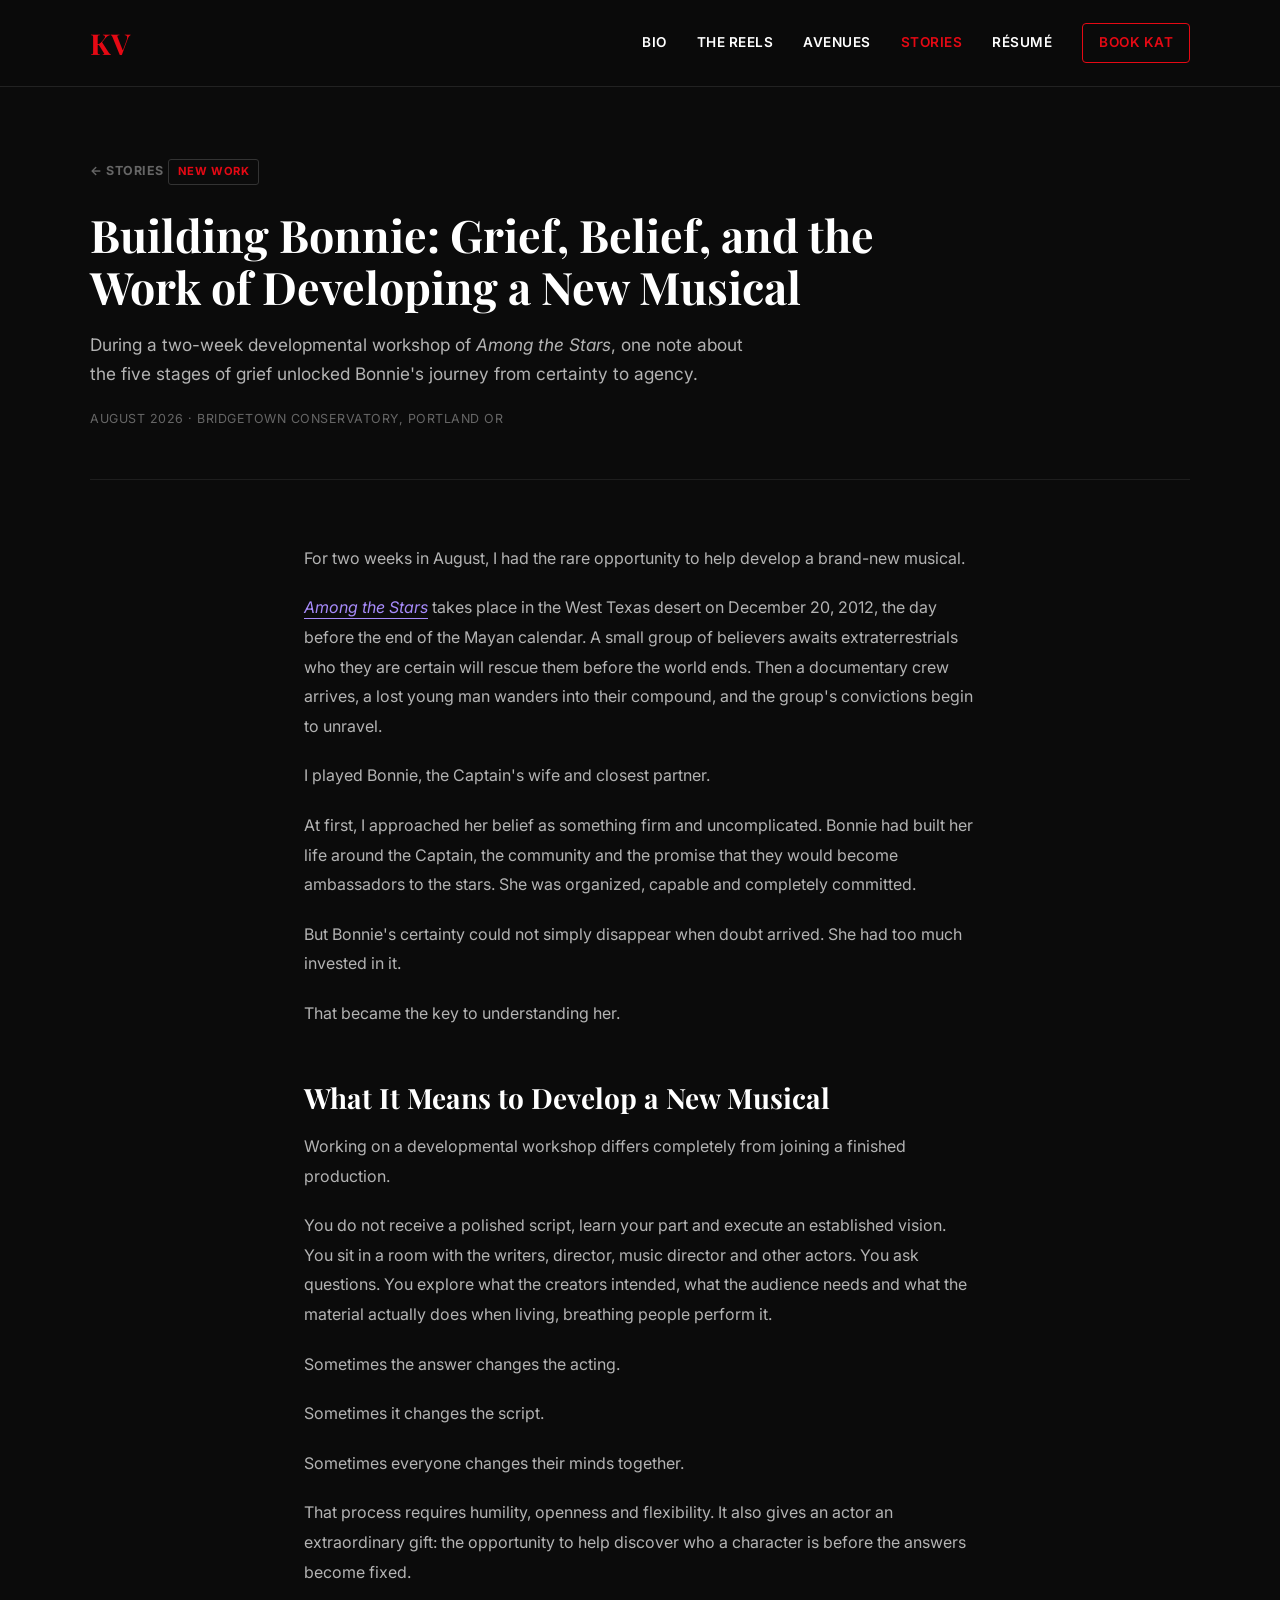
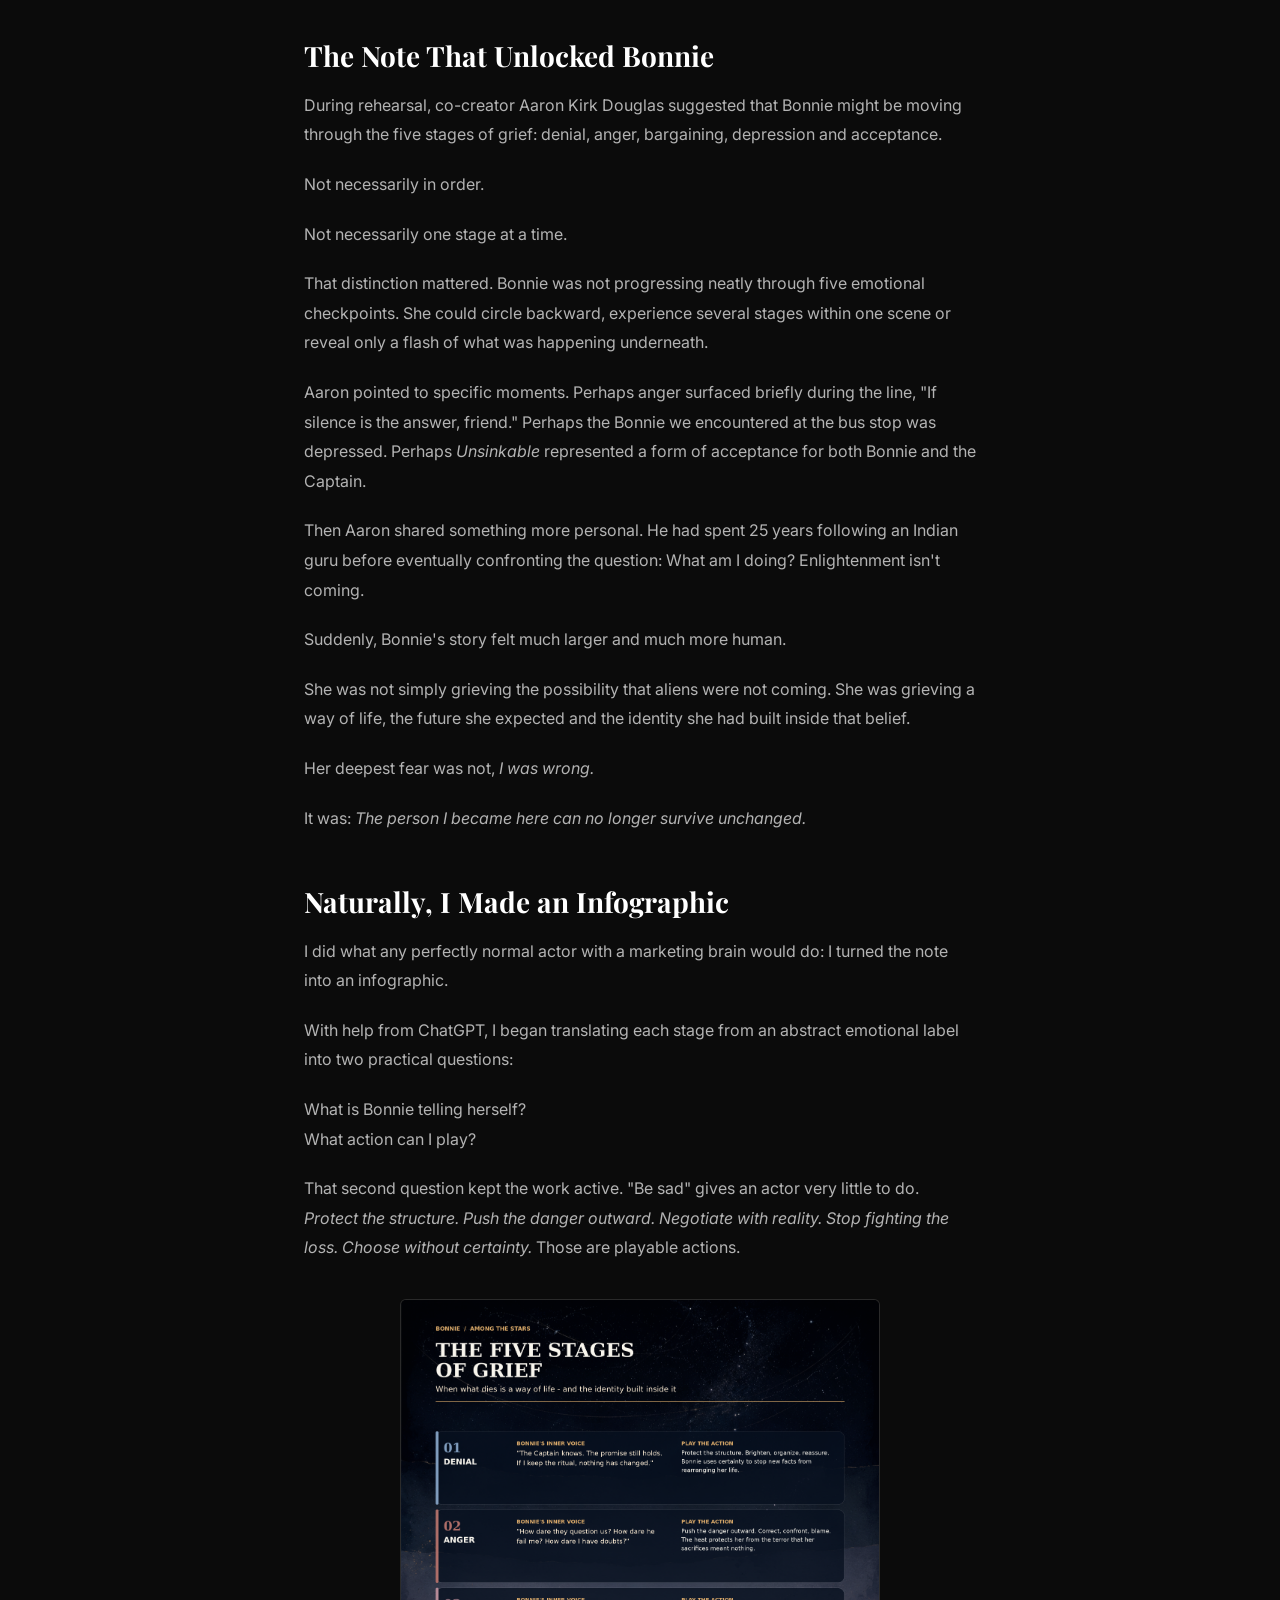
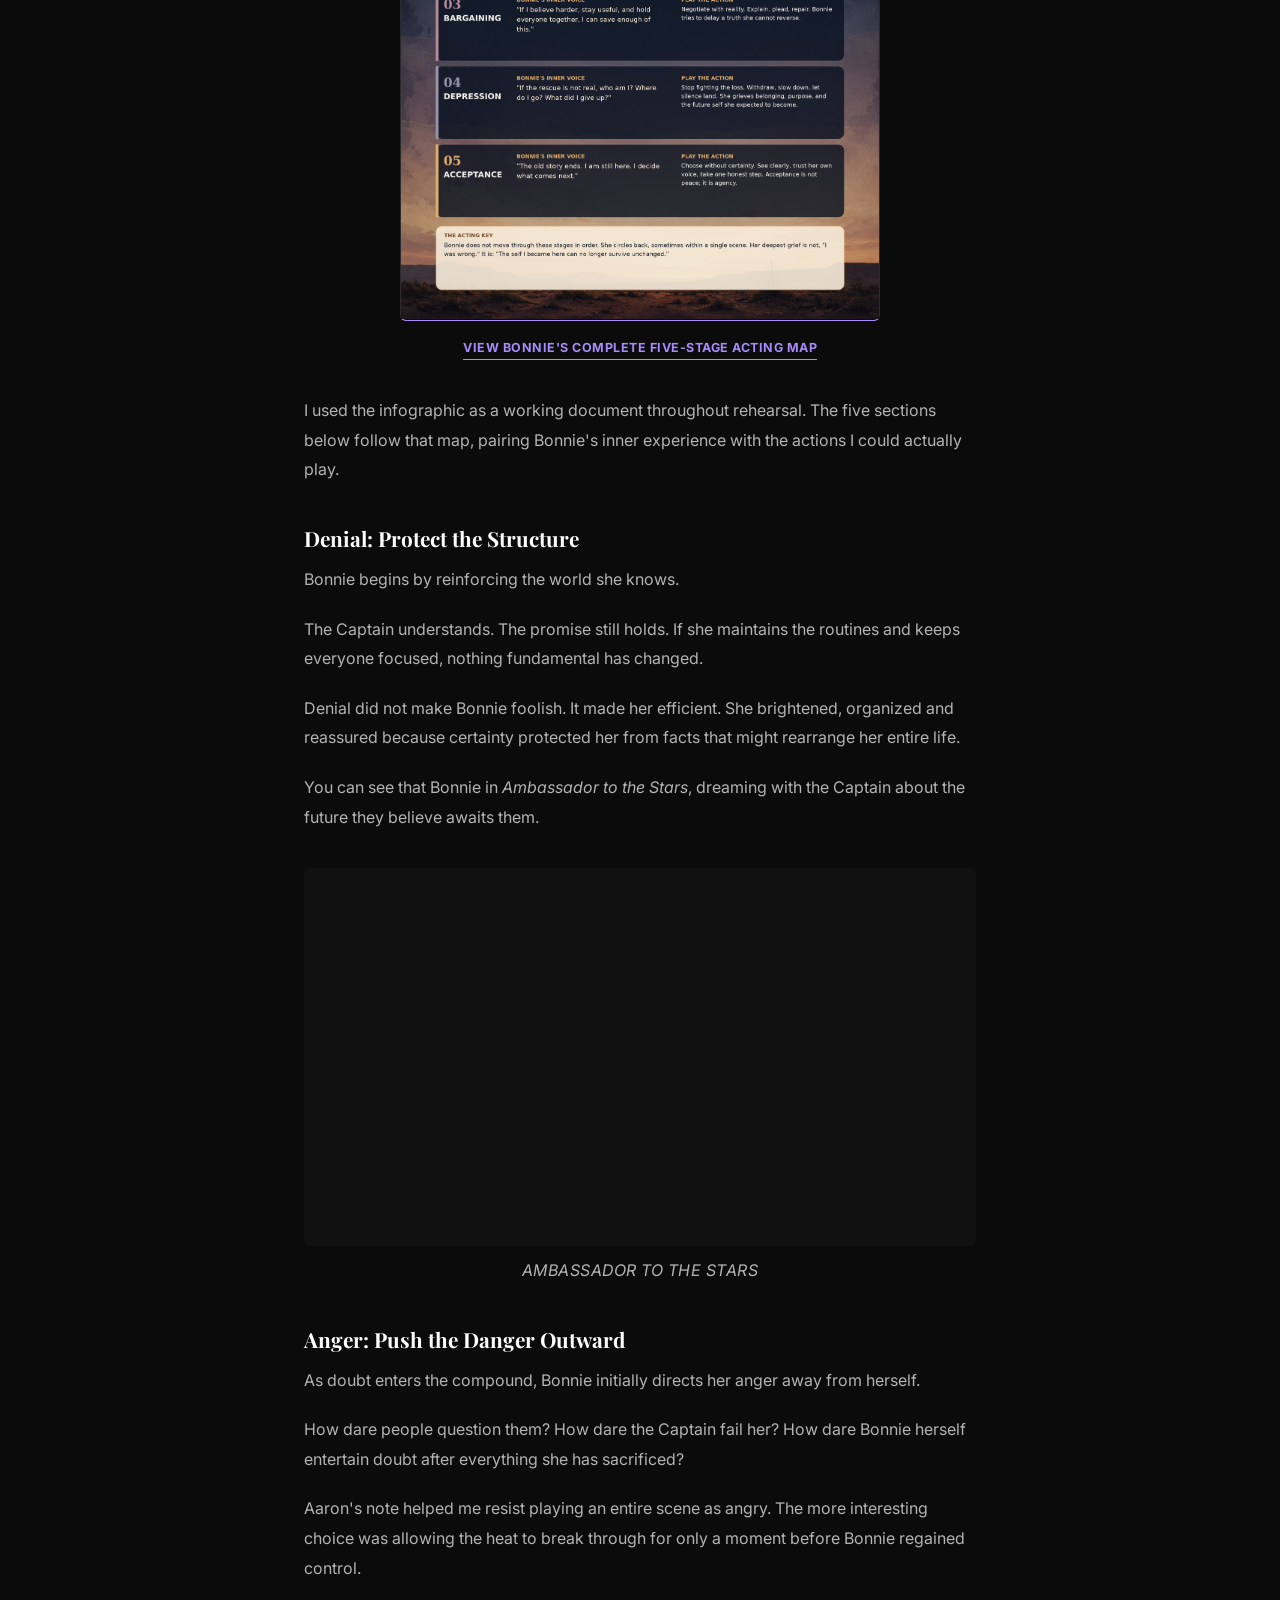
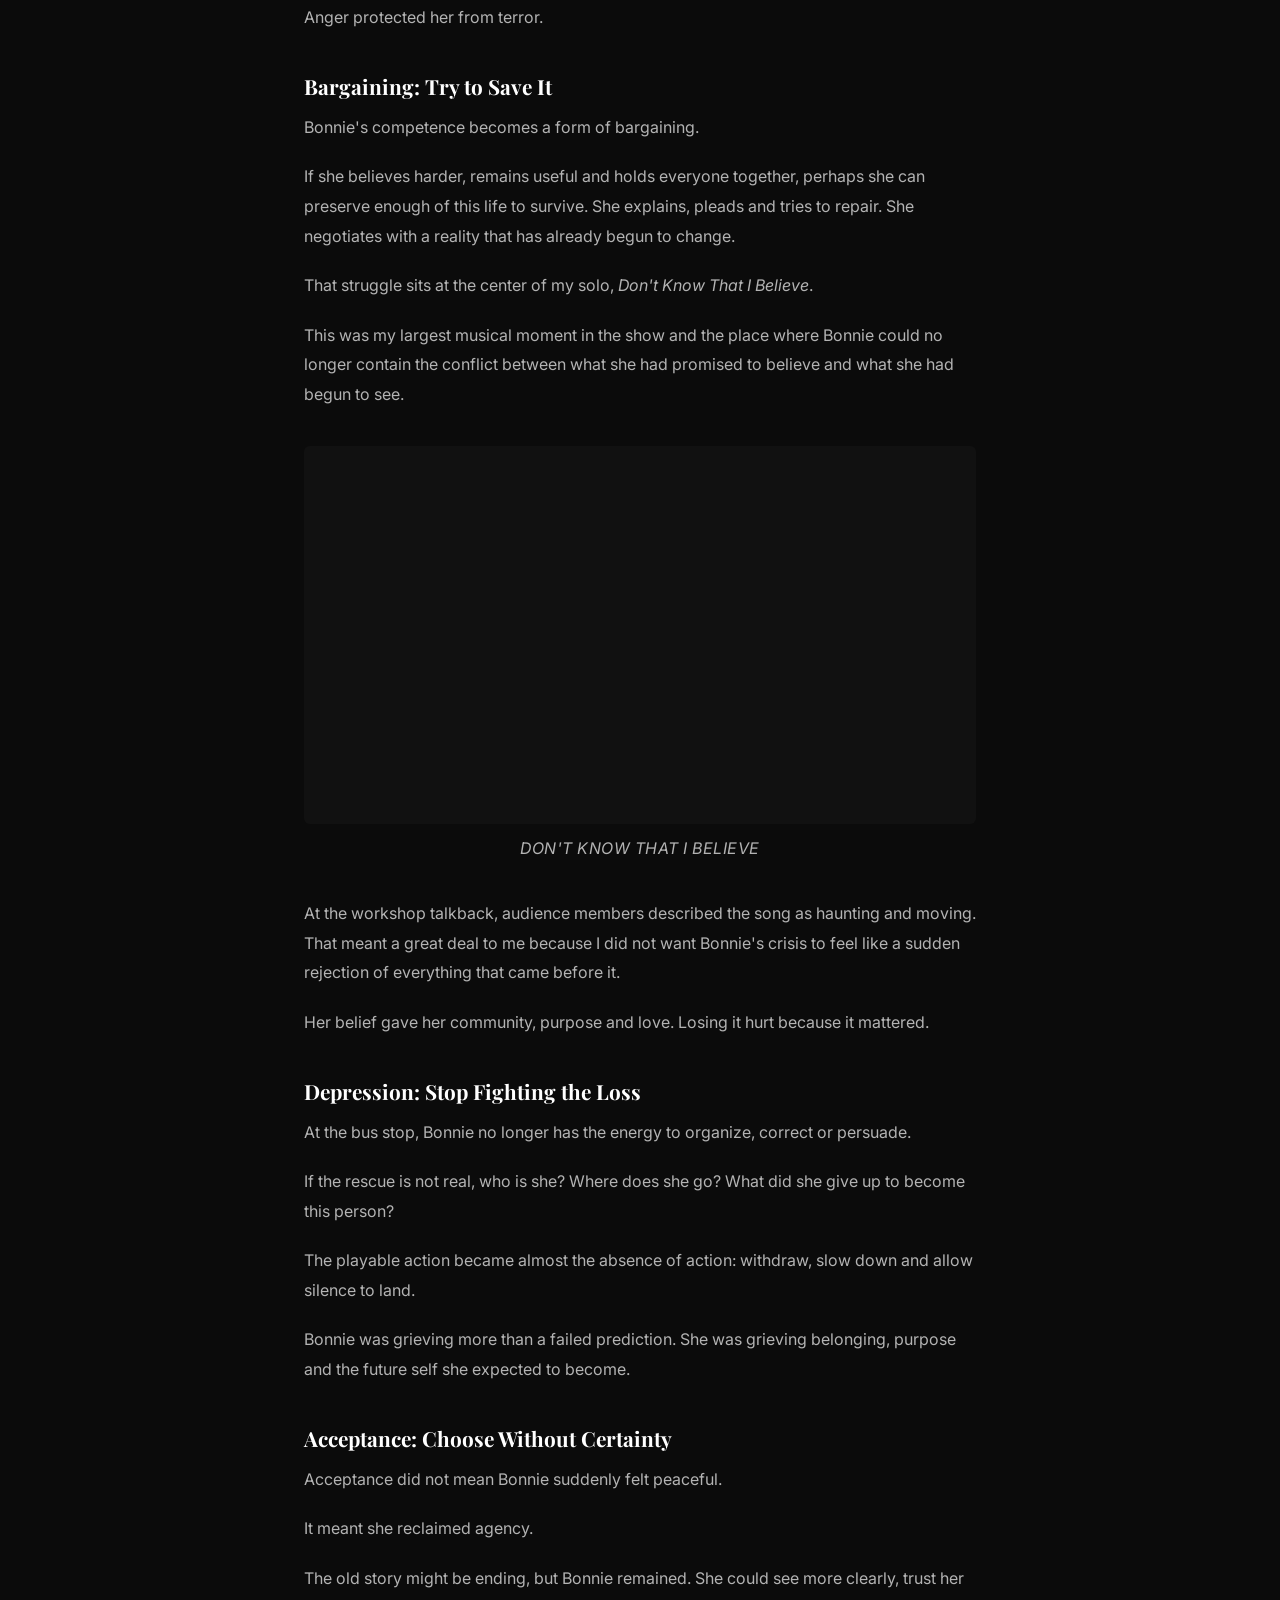
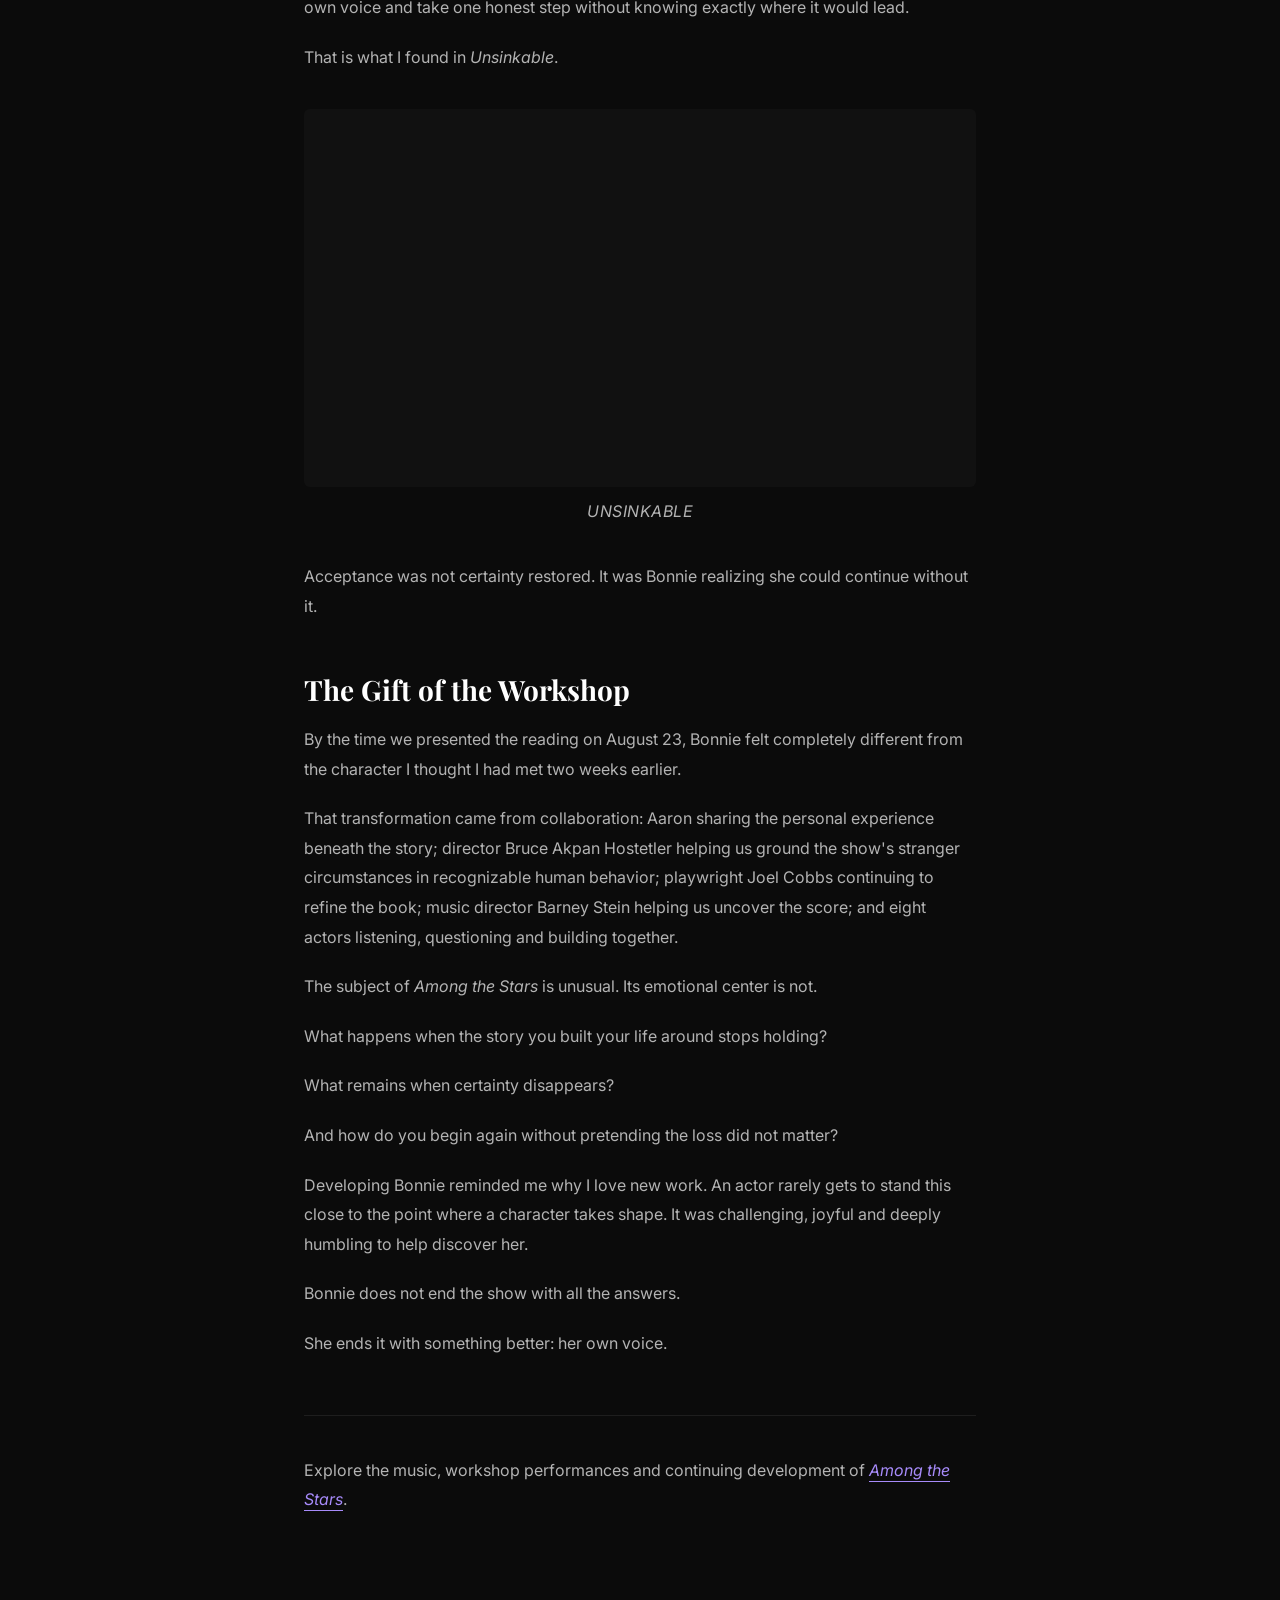
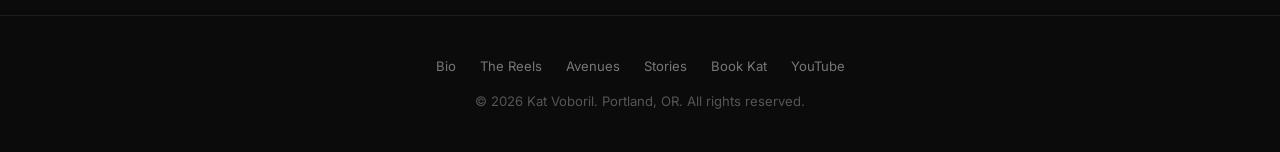
<file: among-the-stars.html>
<!DOCTYPE html>
<html lang="en">
<head>
    <meta charset="UTF-8">
    <meta name="viewport" content="width=device-width, initial-scale=1.0">
    <title>Building Bonnie: Grief, Belief, and the Work of Developing a New Musical | Kat Voboril</title>
    <meta name="description" content="Actor Kat Voboril shares how a five-stage grief framework shaped her performance as Bonnie in the developmental workshop of Among the Stars.">

    <link rel="preconnect" href="https://fonts.googleapis.com">
    <link rel="preconnect" href="https://fonts.gstatic.com" crossorigin>
    <link href="https://fonts.googleapis.com/css2?family=Inter:wght@300;400;600&family=Playfair+Display:ital,wght@0,700;1,400&display=swap" rel="stylesheet">
    <link rel="icon" href="favicon.svg" type="image/svg+xml">
    <link rel="stylesheet" href="style.css">

    <style>
        /* ── ARTICLE PAGE ── */
        .article-header {
            padding: 70px 0 50px;
            border-bottom: 1px solid #1e1e1e;
        }

        .article-header .post-tag {
            margin-bottom: 18px;
        }

        .article-title {
            font-family: var(--font-serif);
            font-size: 2.8rem;
            line-height: 1.15;
            color: var(--white);
            margin-bottom: 18px;
            max-width: 820px;
        }

        .article-excerpt {
            color: var(--gray);
            font-size: 1.08rem;
            line-height: 1.7;
            max-width: 680px;
            margin-bottom: 20px;
        }

        .article-meta {
            font-size: 0.78rem;
            color: #666;
            text-transform: uppercase;
            letter-spacing: 0.5px;
        }

        /* ── ARTICLE BODY ── */
        .article-body {
            max-width: 720px;
            margin: 0 auto;
            padding: 64px 24px 80px;
        }

        .article-body p {
            color: var(--gray);
            font-size: 1rem;
            line-height: 1.85;
            margin-bottom: 20px;
        }

        .article-body h2 {
            font-family: var(--font-serif);
            font-size: 1.75rem;
            color: var(--white);
            margin: 52px 0 18px;
            line-height: 1.2;
        }

        .article-body h3 {
            font-family: var(--font-serif);
            font-size: 1.3rem;
            color: var(--white);
            margin: 40px 0 14px;
            line-height: 1.25;
        }

        .article-body em {
            font-style: italic;
        }

        .article-body a {
            color: var(--purple);
            border-bottom: 1px solid var(--purple);
            padding-bottom: 1px;
            transition: opacity 0.2s;
        }

        .article-body a:hover {
            opacity: 0.75;
        }

        /* ── VIMEO EMBED ── */
        .video-embed {
            margin: 36px 0;
        }

        .video-embed-frame {
            position: relative;
            padding-bottom: 56.25%;
            height: 0;
            overflow: hidden;
            border-radius: 6px;
            background: #111;
        }

        .video-embed-frame iframe {
            position: absolute;
            top: 0;
            left: 0;
            width: 100%;
            height: 100%;
            border: none;
        }

        .video-caption {
            margin-top: 10px;
            font-size: 0.82rem;
            color: #666;
            text-transform: uppercase;
            letter-spacing: 0.5px;
            text-align: center;
        }

        /* ── INFOGRAPHIC ── */
        .infographic-figure {
            margin: 36px 0;
            text-align: center;
        }

        .infographic-thumb {
            display: inline-block;
            max-width: 480px;
            width: 100%;
            border-radius: 6px;
            overflow: hidden;
            border: 1px solid #2a2a2a;
            cursor: pointer;
            transition: border-color 0.2s;
        }

        .infographic-thumb:hover {
            border-color: #444;
        }

        .infographic-thumb img {
            width: 100%;
            display: block;
        }

        .infographic-label {
            display: inline-block;
            margin-top: 10px;
            font-size: 0.78rem;
            font-weight: 700;
            text-transform: uppercase;
            letter-spacing: 0.5px;
            color: var(--red);
            border-bottom: 1px solid var(--red);
            padding-bottom: 1px;
        }

        /* ── CTA BLOCK ── */
        .article-cta {
            margin-top: 56px;
            padding-top: 40px;
            border-top: 1px solid #1e1e1e;
            color: var(--gray);
            font-size: 0.98rem;
            line-height: 1.8;
        }

        .article-cta a {
            color: var(--purple);
            border-bottom: 1px solid var(--purple);
            padding-bottom: 1px;
        }

        /* ── BACK LINK ── */
        .back-link {
            display: inline-block;
            font-size: 0.78rem;
            font-weight: 700;
            text-transform: uppercase;
            letter-spacing: 0.5px;
            color: #666;
            margin-bottom: 28px;
            transition: color 0.2s;
        }

        .back-link:hover {
            color: var(--white);
        }

        /* ── LIGHTBOX ── */
        .lightbox-overlay {
            display: none;
            position: fixed;
            inset: 0;
            background: rgba(0,0,0,0.92);
            z-index: 200;
            overflow-y: auto;
            -webkit-overflow-scrolling: touch;
            padding: 60px 24px 40px;
        }

        .lightbox-overlay.open {
            display: block;
        }

        .lightbox-img {
            display: block;
            width: 100%;
            max-width: 860px;
            margin: 0 auto;
            border-radius: 4px;
        }

        .lightbox-close {
            position: fixed;
            top: 16px;
            right: 20px;
            background: rgba(0,0,0,0.6);
            border: 1px solid #444;
            border-radius: 4px;
            color: #fff;
            font-size: 1.4rem;
            cursor: pointer;
            line-height: 1;
            padding: 4px 10px;
            opacity: 0.85;
            transition: opacity 0.2s;
            z-index: 201;
        }

        .lightbox-close:hover {
            opacity: 1;
        }

        @media (max-width: 768px) {
            .article-title {
                font-size: 2rem;
            }

            .infographic-thumb {
                max-width: 100%;
            }
        }
    </style>
</head>
<body>

<header>
    <div class="container nav-wrapper">
        <a href="index.html" class="logo">KV</a>
        <button class="nav-toggle" id="navToggle" aria-label="Toggle navigation">
            <span></span><span></span><span></span>
        </button>
        <nav>
            <a href="index.html#about">Bio</a>
            <a href="index.html#reels">The Reels</a>
            <a href="index.html#avenues">Avenues</a>
            <a href="blog.html" style="color:var(--red)">Stories</a>
            <a href="resume.pdf" target="_blank" rel="noopener">Résumé</a>
            <a href="index.html#booking" class="cta">Book Kat</a>
        </nav>
    </div>
</header>

<div class="container article-header">
    <a href="blog.html" class="back-link">← Stories</a>
    <span class="post-tag">New Work</span>
    <h1 class="article-title">Building Bonnie: Grief, Belief, and the Work of Developing a New Musical</h1>
    <p class="article-excerpt">During a two-week developmental workshop of <em>Among the Stars</em>, one note about the five stages of grief unlocked Bonnie's journey from certainty to agency.</p>
    <p class="article-meta">August 2026 &middot; Bridgetown Conservatory, Portland OR</p>
</div>

<div class="article-body">

    <p>For two weeks in August, I had the rare opportunity to help develop a brand-new musical.</p>

    <p><a href="https://amongthestarsmusical.com/" target="_blank" rel="noopener"><em>Among the Stars</em></a> takes place in the West Texas desert on December 20, 2012, the day before the end of the Mayan calendar. A small group of believers awaits extraterrestrials who they are certain will rescue them before the world ends. Then a documentary crew arrives, a lost young man wanders into their compound, and the group's convictions begin to unravel.</p>

    <p>I played Bonnie, the Captain's wife and closest partner.</p>

    <p>At first, I approached her belief as something firm and uncomplicated. Bonnie had built her life around the Captain, the community and the promise that they would become ambassadors to the stars. She was organized, capable and completely committed.</p>

    <p>But Bonnie's certainty could not simply disappear when doubt arrived. She had too much invested in it.</p>

    <p>That became the key to understanding her.</p>

    <h2>What It Means to Develop a New Musical</h2>

    <p>Working on a developmental workshop differs completely from joining a finished production.</p>

    <p>You do not receive a polished script, learn your part and execute an established vision. You sit in a room with the writers, director, music director and other actors. You ask questions. You explore what the creators intended, what the audience needs and what the material actually does when living, breathing people perform it.</p>

    <p>Sometimes the answer changes the acting.</p>

    <p>Sometimes it changes the script.</p>

    <p>Sometimes everyone changes their minds together.</p>

    <p>That process requires humility, openness and flexibility. It also gives an actor an extraordinary gift: the opportunity to help discover who a character is before the answers become fixed.</p>

    <h2>The Note That Unlocked Bonnie</h2>

    <p>During rehearsal, co-creator Aaron Kirk Douglas suggested that Bonnie might be moving through the five stages of grief: denial, anger, bargaining, depression and acceptance.</p>

    <p>Not necessarily in order.</p>

    <p>Not necessarily one stage at a time.</p>

    <p>That distinction mattered. Bonnie was not progressing neatly through five emotional checkpoints. She could circle backward, experience several stages within one scene or reveal only a flash of what was happening underneath.</p>

    <p>Aaron pointed to specific moments. Perhaps anger surfaced briefly during the line, "If silence is the answer, friend." Perhaps the Bonnie we encountered at the bus stop was depressed. Perhaps <em>Unsinkable</em> represented a form of acceptance for both Bonnie and the Captain.</p>

    <p>Then Aaron shared something more personal. He had spent 25 years following an Indian guru before eventually confronting the question: What am I doing? Enlightenment isn't coming.</p>

    <p>Suddenly, Bonnie's story felt much larger and much more human.</p>

    <p>She was not simply grieving the possibility that aliens were not coming. She was grieving a way of life, the future she expected and the identity she had built inside that belief.</p>

    <p>Her deepest fear was not, <em>I was wrong.</em></p>

    <p>It was: <em>The person I became here can no longer survive unchanged.</em></p>

    <h2>Naturally, I Made an Infographic</h2>

    <p>I did what any perfectly normal actor with a marketing brain would do: I turned the note into an infographic.</p>

    <p>With help from ChatGPT, I began translating each stage from an abstract emotional label into two practical questions:</p>

    <p>What is Bonnie telling herself?<br>What action can I play?</p>

    <p>That second question kept the work active. "Be sad" gives an actor very little to do. <em>Protect the structure. Push the danger outward. Negotiate with reality. Stop fighting the loss. Choose without certainty.</em> Those are playable actions.</p>

    <figure class="infographic-figure">
        <a href="#" class="infographic-thumb" id="infographicThumb">
            <img src="bonnie-five-stages-of-grief.png" alt="Bonnie's five stages of grief acting map, pairing her inner voice with playable actions for denial, anger, bargaining, depression and acceptance." loading="lazy">
        </a>
        <figcaption>
            <a href="#" class="infographic-label" id="infographicLabel">View Bonnie's complete five-stage acting map</a>
        </figcaption>
    </figure>

    <p>I used the infographic as a working document throughout rehearsal. The five sections below follow that map, pairing Bonnie's inner experience with the actions I could actually play.</p>

    <h3>Denial: Protect the Structure</h3>

    <p>Bonnie begins by reinforcing the world she knows.</p>

    <p>The Captain understands. The promise still holds. If she maintains the routines and keeps everyone focused, nothing fundamental has changed.</p>

    <p>Denial did not make Bonnie foolish. It made her efficient. She brightened, organized and reassured because certainty protected her from facts that might rearrange her entire life.</p>

    <p>You can see that Bonnie in <em>Ambassador to the Stars</em>, dreaming with the Captain about the future they believe awaits them.</p>

    <div class="video-embed">
        <div class="video-embed-frame">
            <iframe
                src="https://player.vimeo.com/video/1227540144?h=dd6f077ef8&title=0&byline=0&portrait=0"
                title="Ambassador to the Stars, Among the Stars workshop performance"
                allow="autoplay; fullscreen; picture-in-picture"
                allowfullscreen
                loading="lazy">
            </iframe>
        </div>
        <p class="video-caption"><em>Ambassador to the Stars</em></p>
    </div>

    <h3>Anger: Push the Danger Outward</h3>

    <p>As doubt enters the compound, Bonnie initially directs her anger away from herself.</p>

    <p>How dare people question them? How dare the Captain fail her? How dare Bonnie herself entertain doubt after everything she has sacrificed?</p>

    <p>Aaron's note helped me resist playing an entire scene as angry. The more interesting choice was allowing the heat to break through for only a moment before Bonnie regained control.</p>

    <p>Anger protected her from terror.</p>

    <h3>Bargaining: Try to Save It</h3>

    <p>Bonnie's competence becomes a form of bargaining.</p>

    <p>If she believes harder, remains useful and holds everyone together, perhaps she can preserve enough of this life to survive. She explains, pleads and tries to repair. She negotiates with a reality that has already begun to change.</p>

    <p>That struggle sits at the center of my solo, <em>Don't Know That I Believe</em>.</p>

    <p>This was my largest musical moment in the show and the place where Bonnie could no longer contain the conflict between what she had promised to believe and what she had begun to see.</p>

    <div class="video-embed">
        <div class="video-embed-frame">
            <iframe
                src="https://player.vimeo.com/video/1227599906?h=711eee66f0&title=0&byline=0&portrait=0"
                title="Don't Know That I Believe, Among the Stars workshop performance"
                allow="autoplay; fullscreen; picture-in-picture"
                allowfullscreen
                loading="lazy">
            </iframe>
        </div>
        <p class="video-caption"><em>Don't Know That I Believe</em></p>
    </div>

    <p>At the workshop talkback, audience members described the song as haunting and moving. That meant a great deal to me because I did not want Bonnie's crisis to feel like a sudden rejection of everything that came before it.</p>

    <p>Her belief gave her community, purpose and love. Losing it hurt because it mattered.</p>

    <h3>Depression: Stop Fighting the Loss</h3>

    <p>At the bus stop, Bonnie no longer has the energy to organize, correct or persuade.</p>

    <p>If the rescue is not real, who is she? Where does she go? What did she give up to become this person?</p>

    <p>The playable action became almost the absence of action: withdraw, slow down and allow silence to land.</p>

    <p>Bonnie was grieving more than a failed prediction. She was grieving belonging, purpose and the future self she expected to become.</p>

    <h3>Acceptance: Choose Without Certainty</h3>

    <p>Acceptance did not mean Bonnie suddenly felt peaceful.</p>

    <p>It meant she reclaimed agency.</p>

    <p>The old story might be ending, but Bonnie remained. She could see more clearly, trust her own voice and take one honest step without knowing exactly where it would lead.</p>

    <p>That is what I found in <em>Unsinkable</em>.</p>

    <div class="video-embed">
        <div class="video-embed-frame">
            <iframe
                src="https://player.vimeo.com/video/1227774435?h=eb177ba586&title=0&byline=0&portrait=0"
                title="Unsinkable, Among the Stars workshop performance"
                allow="autoplay; fullscreen; picture-in-picture"
                allowfullscreen
                loading="lazy">
            </iframe>
        </div>
        <p class="video-caption"><em>Unsinkable</em></p>
    </div>

    <p>Acceptance was not certainty restored. It was Bonnie realizing she could continue without it.</p>

    <h2>The Gift of the Workshop</h2>

    <p>By the time we presented the reading on August 23, Bonnie felt completely different from the character I thought I had met two weeks earlier.</p>

    <p>That transformation came from collaboration: Aaron sharing the personal experience beneath the story; director Bruce Akpan Hostetler helping us ground the show's stranger circumstances in recognizable human behavior; playwright Joel Cobbs continuing to refine the book; music director Barney Stein helping us uncover the score; and eight actors listening, questioning and building together.</p>

    <p>The subject of <em>Among the Stars</em> is unusual. Its emotional center is not.</p>

    <p>What happens when the story you built your life around stops holding?</p>

    <p>What remains when certainty disappears?</p>

    <p>And how do you begin again without pretending the loss did not matter?</p>

    <p>Developing Bonnie reminded me why I love new work. An actor rarely gets to stand this close to the point where a character takes shape. It was challenging, joyful and deeply humbling to help discover her.</p>

    <p>Bonnie does not end the show with all the answers.</p>

    <p>She ends it with something better: her own voice.</p>

    <p class="article-cta">Explore the music, workshop performances and continuing development of <a href="https://amongthestarsmusical.com/" target="_blank" rel="noopener"><em>Among the Stars</em></a>.</p>

</div>

<!-- Lightbox -->
<div class="lightbox-overlay" id="lightbox">
    <button class="lightbox-close" id="lightboxClose" aria-label="Close">&times;</button>
    <img class="lightbox-img" src="bonnie-five-stages-of-grief.png" alt="Bonnie's five stages of grief acting map" id="lightboxImg">
</div>

<footer>
    <div class="container">
        <div class="footer-links">
            <a href="index.html#about">Bio</a>
            <a href="index.html#reels">The Reels</a>
            <a href="index.html#avenues">Avenues</a>
            <a href="blog.html">Stories</a>
            <a href="index.html#booking">Book Kat</a>
            <a href="https://www.youtube.com/@KatVoboril" target="_blank" rel="noopener">YouTube</a>
        </div>
        <p>© 2026 Kat Voboril. Portland, OR. All rights reserved.</p>
    </div>
</footer>

<script>
// Nav toggle
const navToggle = document.getElementById('navToggle');
const nav = navToggle.nextElementSibling;
navToggle.addEventListener('click', () => {
    navToggle.classList.toggle('open');
    nav.classList.toggle('open');
});
nav.querySelectorAll('a').forEach(a => a.addEventListener('click', () => {
    navToggle.classList.remove('open');
    nav.classList.remove('open');
}));

// Infographic lightbox
const lightbox = document.getElementById('lightbox');
const lightboxClose = document.getElementById('lightboxClose');
function openLightbox(e) {
    e.preventDefault();
    lightbox.classList.add('open');
    lightbox.scrollTop = 0;
    document.body.style.overflow = 'hidden';
}
function closeLightbox() {
    lightbox.classList.remove('open');
    document.body.style.overflow = '';
}
document.getElementById('infographicThumb').addEventListener('click', openLightbox);
document.getElementById('infographicLabel').addEventListener('click', openLightbox);
lightboxClose.addEventListener('click', closeLightbox);
lightbox.addEventListener('click', e => { if (e.target === lightbox) closeLightbox(); });
document.addEventListener('keydown', e => { if (e.key === 'Escape') closeLightbox(); });
</script>

</body>
</html>
</file>
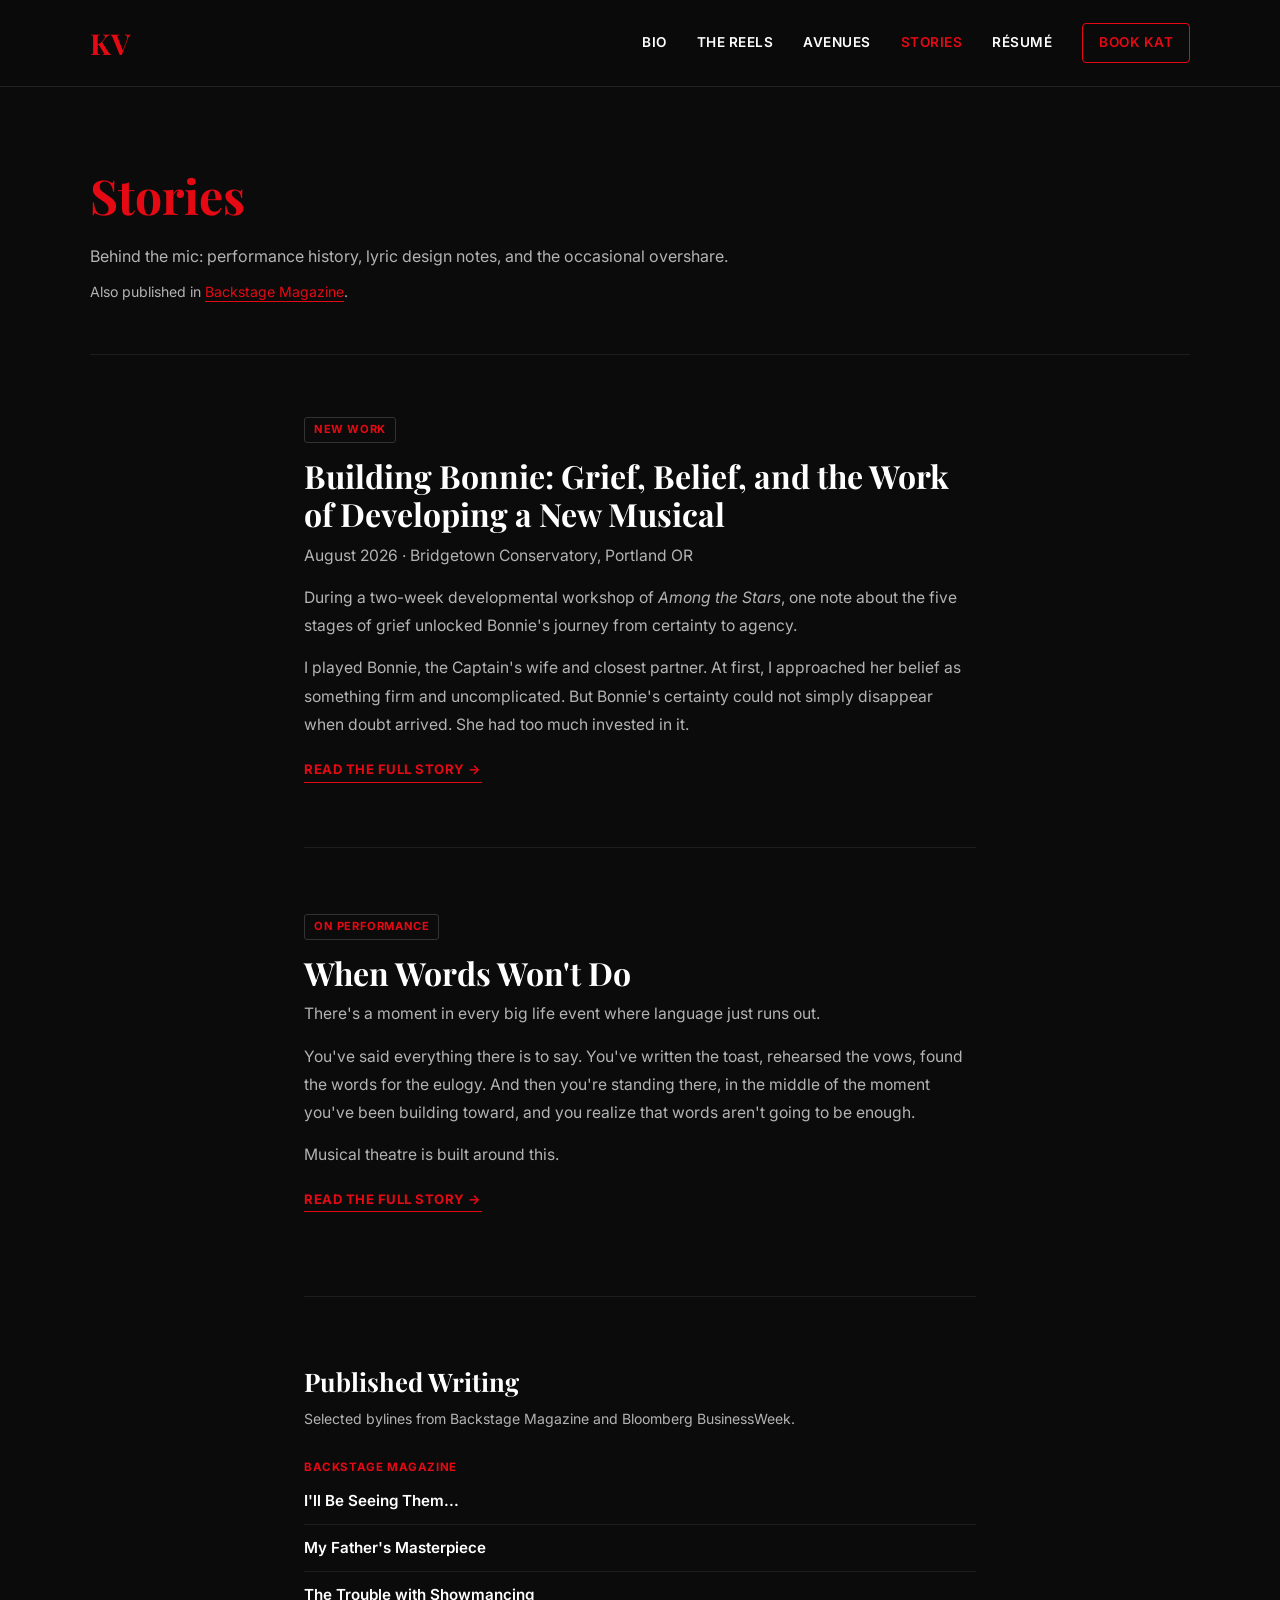
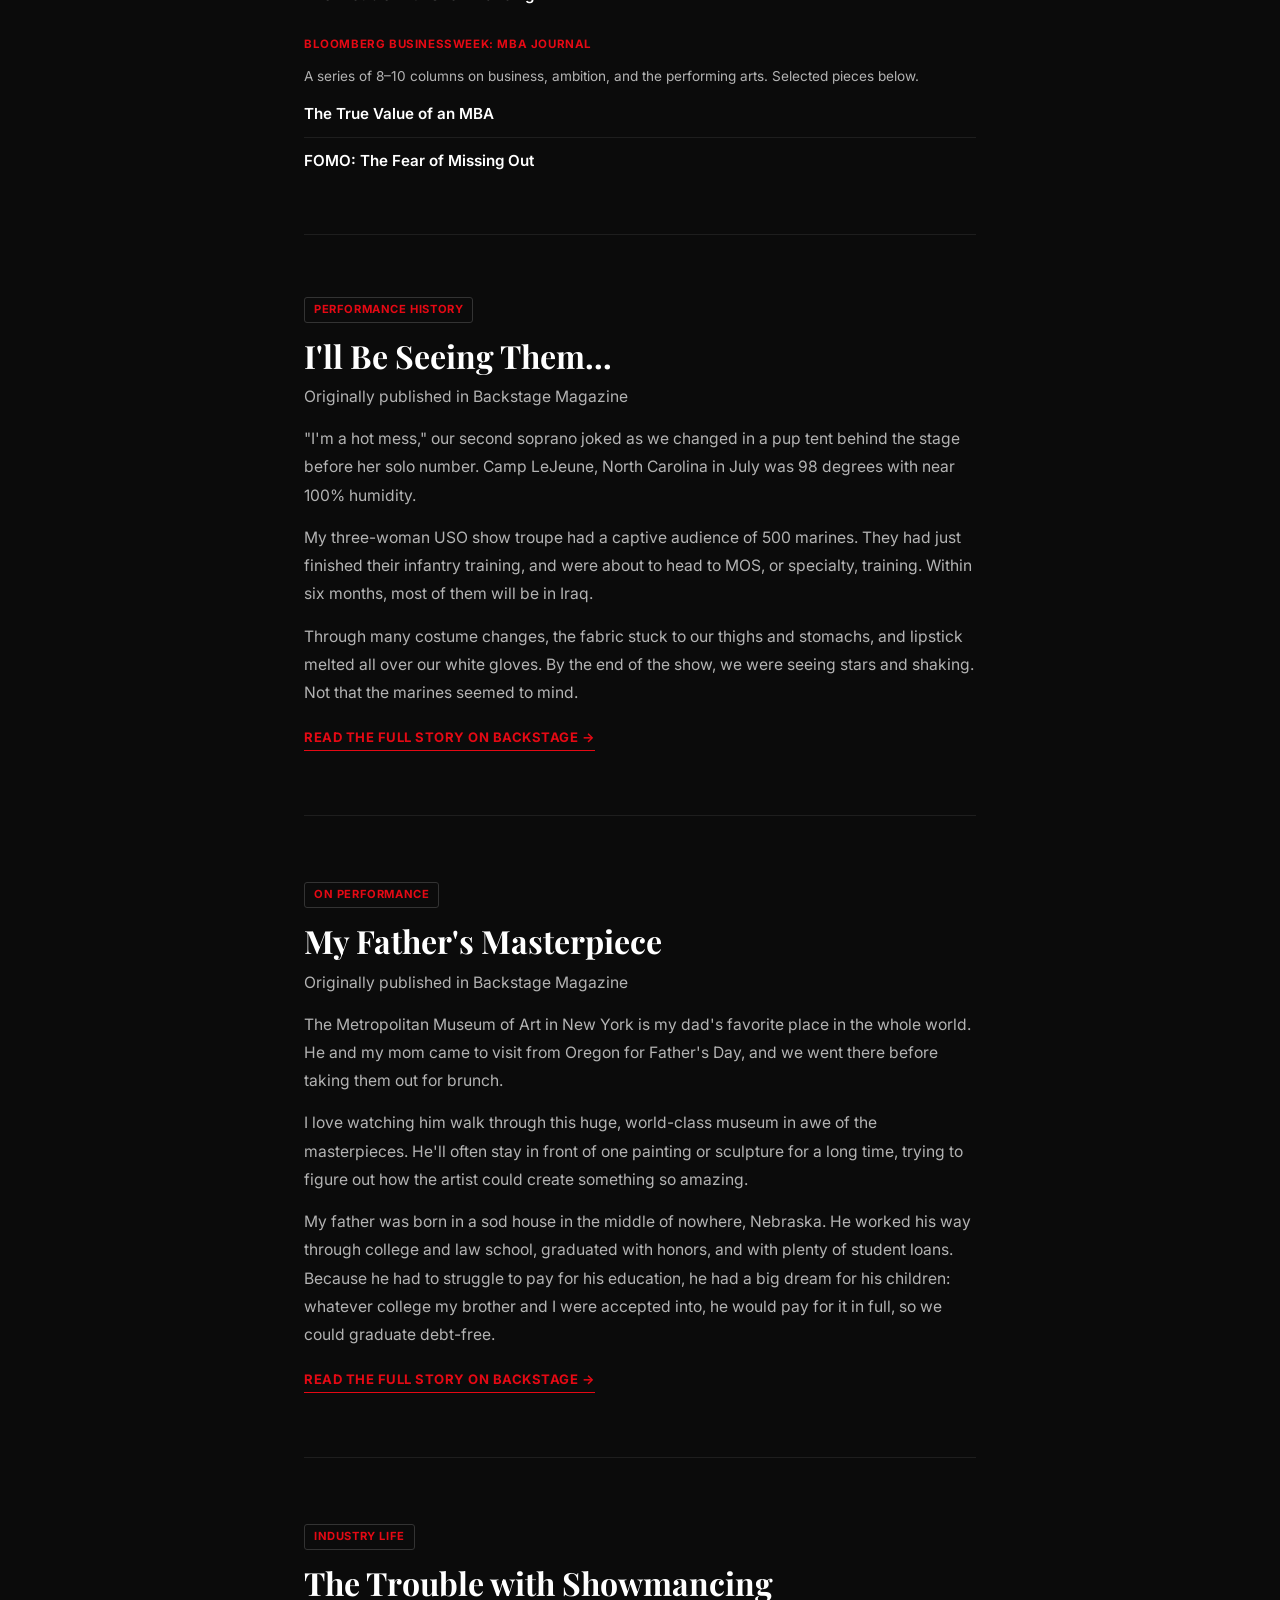
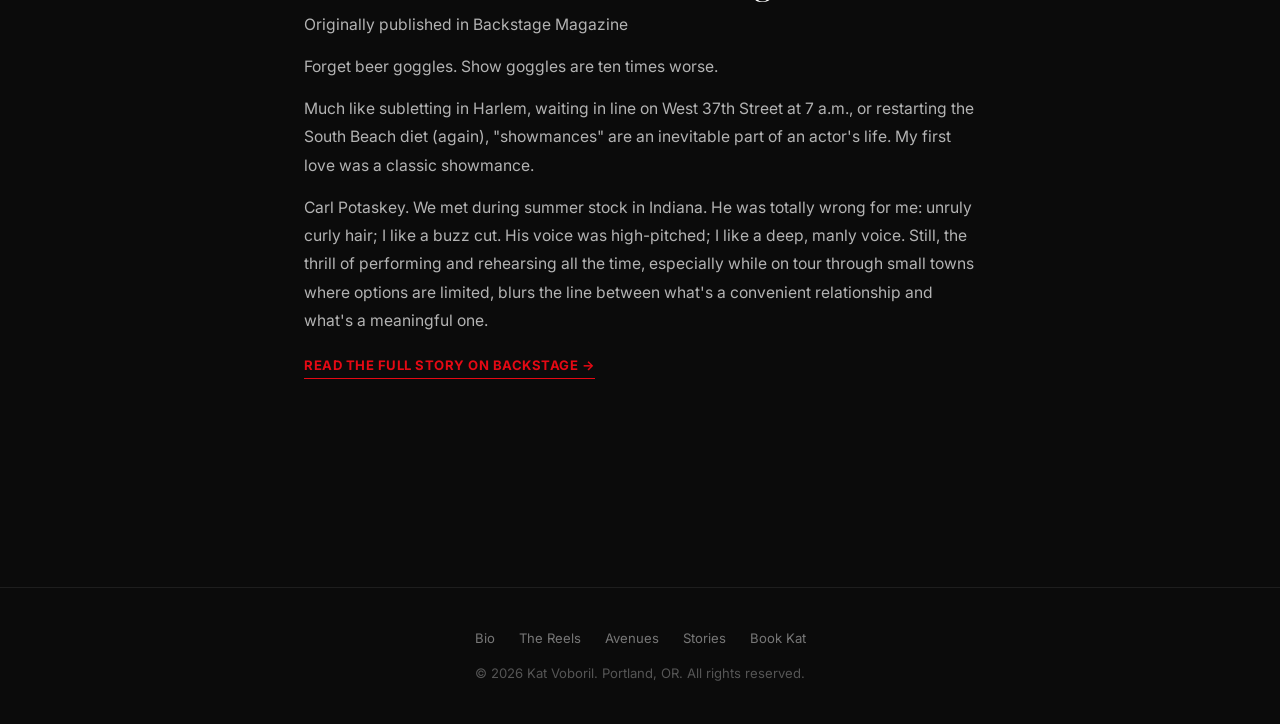
<file: blog.html>
<!DOCTYPE html>
<html lang="en">
<head>
    <meta charset="UTF-8">
    <meta name="viewport" content="width=device-width, initial-scale=1.0">
    <title>Stories | Kat Voboril</title>
    <meta name="description" content="Behind-the-scenes stories, lyric design notes, and performance history from Kat Voboril.">

    <link rel="preconnect" href="https://fonts.googleapis.com">
    <link rel="preconnect" href="https://fonts.gstatic.com" crossorigin>
    <link href="https://fonts.googleapis.com/css2?family=Inter:wght@300;400;600&family=Playfair+Display:ital,wght@0,700;1,400&display=swap" rel="stylesheet">
    <link rel="icon" href="favicon.svg" type="image/svg+xml">
    <link rel="stylesheet" href="style.css">
</head>
<body>

<header>
    <div class="container nav-wrapper">
        <a href="index.html" class="logo">KV</a>
        <button class="nav-toggle" aria-label="Toggle navigation" onclick="this.nextElementSibling.classList.toggle('open')">☰</button>
        <nav>
            <a href="index.html#about">Bio</a>
            <a href="index.html#reels">The Reels</a>
            <a href="index.html#avenues">Avenues</a>
            <a href="blog.html" style="color:var(--red)">Stories</a>
            <a href="resume.pdf" target="_blank" rel="noopener">Résumé</a>
            <a href="index.html#booking" class="cta">Book Kat</a>
        </nav>
    </div>
</header>

<div class="container blog-header">
    <h1>Stories</h1>
    <p>Behind the mic: performance history, lyric design notes, and the occasional overshare.</p>
    <p style="margin-top:12px; font-size:0.88rem;">Also published in <a href="https://www.backstage.com/magazine/author/kat-voboril/" target="_blank" rel="noopener" style="color:var(--red); border-bottom:1px solid var(--red); padding-bottom:1px;">Backstage Magazine</a>.</p>
</div>

<div class="blog-stream">

    <!-- ── POST: BUILDING BONNIE / AMONG THE STARS ── -->
    <article class="blog-post">
        <span class="post-tag">New Work</span>
        <h2>Building Bonnie: Grief, Belief, and the Work of Developing a New Musical</h2>
        <p class="post-meta">August 2026 &middot; Bridgetown Conservatory, Portland OR</p>
        <p>
            During a two-week developmental workshop of <em>Among the Stars</em>, one note about the five stages of grief unlocked Bonnie's journey from certainty to agency.
        </p>
        <p>
            I played Bonnie, the Captain's wife and closest partner. At first, I approached her belief as something firm and uncomplicated. But Bonnie's certainty could not simply disappear when doubt arrived. She had too much invested in it.
        </p>
        <a href="among-the-stars.html" class="read-more">Read the full story →</a>
    </article>

    <!-- ── POST: WHEN WORDS WON'T DO ── -->
    <article class="blog-post">
        <span class="post-tag">On Performance</span>
        <h2>When Words Won't Do</h2>
        <p>
            There's a moment in every big life event where language just runs out.
        </p>
        <p>
            You've said everything there is to say. You've written the toast, rehearsed the vows, found the words for the eulogy. And then you're standing there, in the middle of the moment you've been building toward, and you realize that words aren't going to be enough.
        </p>
        <p>
            Musical theatre is built around this.
        </p>
        <details class="post-expander">
            <summary>Read the full story</summary>
            <p>
                My husband likes to joke about it. "Why do people in musicals always randomly burst into song?" And honestly, it's a fair question. Until you understand the answer. Characters in musicals don't sing randomly. They sing when they've hit the ceiling of what spoken word can hold. When the emotion is too large, too complicated, too sacred for language alone. That's when the song begins.
            </p>
            <p>
                I think about that a lot when I'm preparing for someone's wedding. Or their mother's funeral. Or a retirement dinner for someone who gave forty years to something they loved.
            </p>
            <p>
                Music has been at the heart of spiritual life across every tradition, not as an accessory, but as the thing that carries people into awe. In my own Jewish practice, I can't imagine the High Holy Days without it. On Yom Kippur and Kol Nidre, I've had the honor of singing as a cantorial soloist at <a href="https://www.bethisrael-pdx.org/" target="_blank" rel="noopener" style="color:var(--gray); border-bottom:1px solid #444; padding-bottom:1px;">Congregation Beth Israel</a>. Nearly a thousand people in that sanctuary, all of them carrying something. I've watched music open people up, bring tears that had nowhere else to go, and heal in ways that nothing else quite can.
            </p>
            <p>
                When my grandfather died, I sang Danny Boy at his funeral. It wasn't a performance. It was an offering, a way to give everyone in that room permission to feel their grief, and their gratitude, and the particular joy of having known this specific man. Music did what the eulogy couldn't. It held all of it at once.
            </p>
            <p>
                At my own wedding, I knew I wanted music to be intentional. Not background, not ambient, not a playlist. My friends from Northwestern, some of them Tony-nominated performers, gave a pre-ceremony concert. And during the wedding itself, a dear friend had secretly composed a choral arrangement of William Finn's <em>Infinite Joy</em>. At a certain moment, they began to sing. Then my cousin joined in. Then childhood friends. Then friends from musical theatre. Eventually, I walked into the middle of it and joined the song too.
            </p>
            <p>
                The morning of my wedding, we held a music rehearsal. And it felt like the most natural thing in the world.
            </p>
            <p>
                Here's what I've learned from all of it: music doesn't decorate a moment. It <em>becomes</em> the moment. And when it's written or chosen specifically for your people, your story, your person, your particular kind of love or loss, it becomes something no one in that room ever forgets.
            </p>
            <p>
                Most people plan their event and then figure out the music. I'd gently suggest flipping that. Ask yourself: where is the moment in this day where words are going to run out? Where will your guests hit that ceiling? <em>That's</em> where the song belongs.
            </p>
            <p>
                I work with people who are planning something that matters: weddings, memorials, milestone celebrations, ceremonies of all kinds. We figure out together where music can do its real job: not to fill silence, but to hold what language can't.
            </p>
            <p>
                Sometimes that's an original lyric written specifically for your person, set to a melody they already love, performed live, just for them. Sometimes it's a song that carries grief with grace. Sometimes it's a moment of collective joy that everyone in the room participates in without quite knowing how it happened.
            </p>
            <p>
                If you're planning something intimate and you want music to be more than background, <a href="index.html#booking" style="color:var(--purple); border-bottom:1px solid var(--purple); padding-bottom:1px;">let's talk</a>. Tell me about your event, your person, what you're hoping people feel when they walk out. We'll figure out the rest together.
            </p>
        </details>
    </article>

    <!-- ── PUBLISHED WRITING ── -->
    <div style="margin-bottom:60px; padding-bottom:60px; border-bottom:1px solid #1e1e1e;">
        <h2 style="font-family:var(--font-serif); font-size:1.6rem; margin-bottom:6px;">Published Writing</h2>
        <p style="color:var(--gray); font-size:0.88rem; margin-bottom:28px;">Selected bylines from Backstage Magazine and Bloomberg BusinessWeek.</p>

        <p style="font-size:0.72rem; font-weight:700; text-transform:uppercase; letter-spacing:0.6px; color:var(--red); margin-bottom:12px;">Backstage Magazine</p>
        <ul style="list-style:none; margin-bottom:28px;">
            <li style="margin-bottom:10px; padding-bottom:10px; border-bottom:1px solid #1e1e1e;">
                <a href="https://www.backstage.com/magazine/article/seeing-29692/" target="_blank" rel="noopener" style="font-size:0.95rem; font-weight:600; color:var(--white);">I'll Be Seeing Them...</a>
            </li>
            <li style="margin-bottom:10px; padding-bottom:10px; border-bottom:1px solid #1e1e1e;">
                <a href="https://www.backstage.com/magazine/article/fathers-masterpiece-26814/" target="_blank" rel="noopener" style="font-size:0.95rem; font-weight:600; color:var(--white);">My Father's Masterpiece</a>
            </li>
            <li>
                <a href="https://www.backstage.com/magazine/article/trouble-showmancing-26538/" target="_blank" rel="noopener" style="font-size:0.95rem; font-weight:600; color:var(--white);">The Trouble with Showmancing</a>
            </li>
        </ul>

        <p style="font-size:0.72rem; font-weight:700; text-transform:uppercase; letter-spacing:0.6px; color:var(--red); margin-bottom:12px;">Bloomberg BusinessWeek: MBA Journal</p>
        <p style="color:var(--gray); font-size:0.85rem; margin-bottom:14px;">A series of 8–10 columns on business, ambition, and the performing arts. Selected pieces below.</p>
        <ul style="list-style:none;">
            <li style="margin-bottom:10px; padding-bottom:10px; border-bottom:1px solid #1e1e1e;">
                <a href="https://www.bloomberg.com/news/articles/2009-07-20/the-true-value-of-an-mba" target="_blank" rel="noopener" style="font-size:0.95rem; font-weight:600; color:var(--white);">The True Value of an MBA</a>
            </li>
            <li>
                <a href="https://www.bloomberg.com/news/articles/2010-02-08/fomo-the-fear-of-missing-out" target="_blank" rel="noopener" style="font-size:0.95rem; font-weight:600; color:var(--white);">FOMO: The Fear of Missing Out</a>
            </li>
        </ul>
    </div>



    <!-- To add a new post: copy one .blog-post block, paste above this one, update content -->

    <!-- ── POST: BACKSTAGE / USO ── -->
    <article class="blog-post">
        <span class="post-tag">Performance History</span>
        <h2>I'll Be Seeing Them...</h2>
        <p class="post-meta">Originally published in <a href="https://www.backstage.com/magazine/author/kat-voboril/" target="_blank" rel="noopener" style="color:var(--gray);">Backstage Magazine</a></p>
        <p>
            "I'm a hot mess," our second soprano joked as we changed in a pup tent behind the stage before her solo number. Camp LeJeune, North Carolina in July was 98 degrees with near 100% humidity.
        </p>
        <p>
            My three-woman USO show troupe had a captive audience of 500 marines. They had just finished their infantry training, and were about to head to MOS, or specialty, training. Within six months, most of them will be in Iraq.
        </p>
        <p>
            Through many costume changes, the fabric stuck to our thighs and stomachs, and lipstick melted all over our white gloves. By the end of the show, we were seeing stars and shaking. Not that the marines seemed to mind.
        </p>
        <a href="https://www.backstage.com/magazine/article/seeing-29692/" target="_blank" rel="noopener" class="read-more">Read the full story on Backstage →</a>
    </article>

    <!-- ── POST: MY FATHER'S MASTERPIECE ── -->
    <article class="blog-post">
        <span class="post-tag">On Performance</span>
        <h2>My Father's Masterpiece</h2>
        <p class="post-meta">Originally published in <a href="https://www.backstage.com/magazine/author/kat-voboril/" target="_blank" rel="noopener" style="color:var(--gray);">Backstage Magazine</a></p>
        <p>
            The Metropolitan Museum of Art in New York is my dad's favorite place in the whole world. He and my mom came to visit from Oregon for Father's Day, and we went there before taking them out for brunch.
        </p>
        <p>
            I love watching him walk through this huge, world-class museum in awe of the masterpieces. He'll often stay in front of one painting or sculpture for a long time, trying to figure out how the artist could create something so amazing.
        </p>
        <p>
            My father was born in a sod house in the middle of nowhere, Nebraska. He worked his way through college and law school, graduated with honors, and with plenty of student loans. Because he had to struggle to pay for his education, he had a big dream for his children: whatever college my brother and I were accepted into, he would pay for it in full, so we could graduate debt-free.
        </p>
        <a href="https://www.backstage.com/magazine/article/fathers-masterpiece-26814/" target="_blank" rel="noopener" class="read-more">Read the full story on Backstage →</a>
    </article>

    <!-- ── POST: THE TROUBLE WITH SHOWMANCING ── -->
    <article class="blog-post">
        <span class="post-tag">Industry Life</span>
        <h2>The Trouble with Showmancing</h2>
        <p class="post-meta">Originally published in <a href="https://www.backstage.com/magazine/author/kat-voboril/" target="_blank" rel="noopener" style="color:var(--gray);">Backstage Magazine</a></p>
        <p>
            Forget beer goggles. Show goggles are ten times worse.
        </p>
        <p>
            Much like subletting in Harlem, waiting in line on West 37th Street at 7 a.m., or restarting the South Beach diet (again), "showmances" are an inevitable part of an actor's life. My first love was a classic showmance.
        </p>
        <p>
            Carl Potaskey. We met during summer stock in Indiana. He was totally wrong for me: unruly curly hair; I like a buzz cut. His voice was high-pitched; I like a deep, manly voice. Still, the thrill of performing and rehearsing all the time, especially while on tour through small towns where options are limited, blurs the line between what's a convenient relationship and what's a meaningful one.
        </p>
        <a href="https://www.backstage.com/magazine/article/trouble-showmancing-26538/" target="_blank" rel="noopener" class="read-more">Read the full story on Backstage →</a>
    </article>


</div>

<footer>
    <div class="container">
        <div class="footer-links">
            <a href="index.html#about">Bio</a>
            <a href="index.html#reels">The Reels</a>
            <a href="index.html#avenues">Avenues</a>
            <a href="blog.html">Stories</a>
            <a href="index.html#booking">Book Kat</a>
        </div>
        <p>© 2026 Kat Voboril. Portland, OR. All rights reserved.</p>
    </div>
</footer>

</body>
</html>
</file>
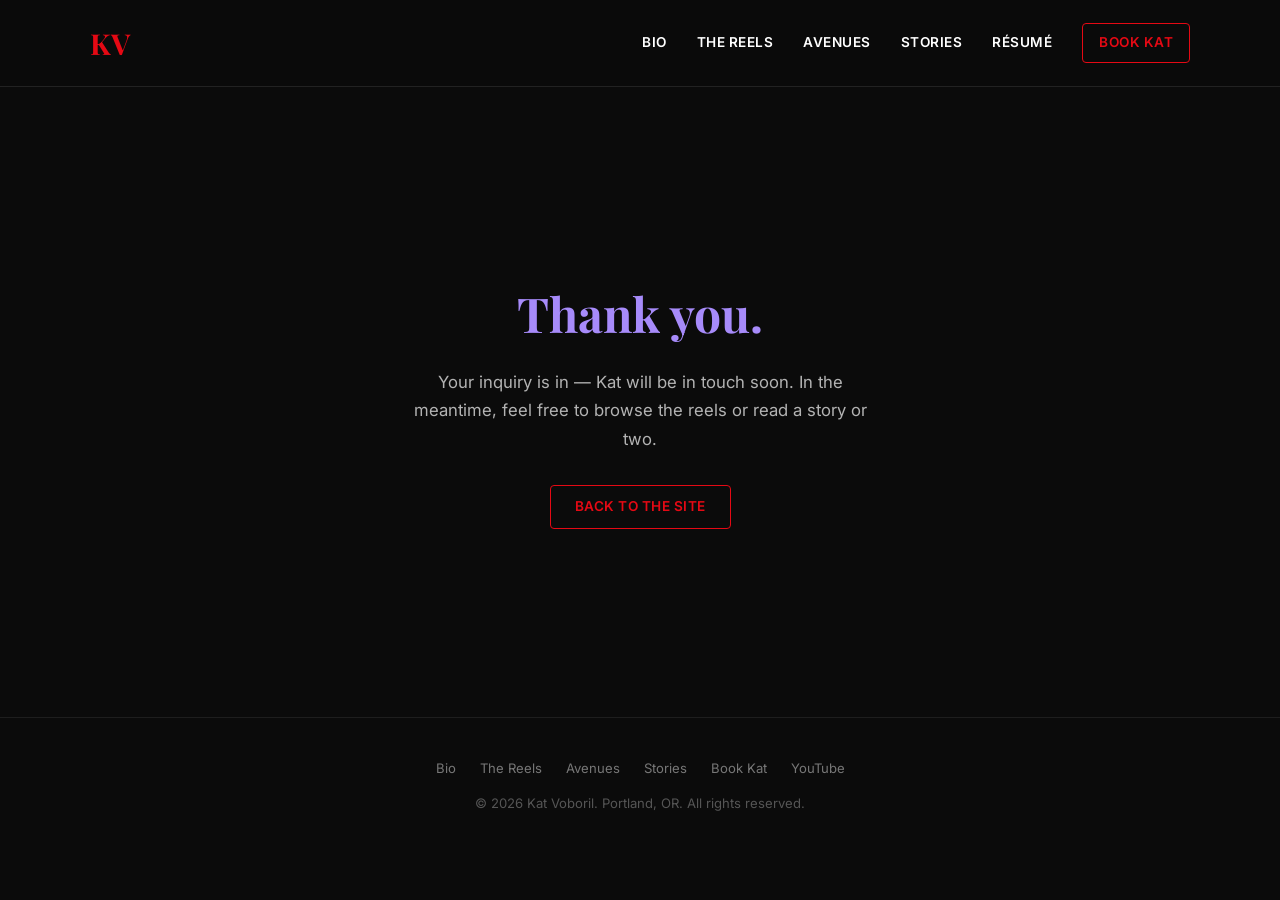
<file: thank-you.html>
<!DOCTYPE html>
<html lang="en">
<head>
    <meta charset="UTF-8">
    <meta name="viewport" content="width=device-width, initial-scale=1.0">
    <title>Thanks — Kat Voboril</title>
    <meta name="robots" content="noindex">

    <link rel="preconnect" href="https://fonts.googleapis.com">
    <link rel="preconnect" href="https://fonts.gstatic.com" crossorigin>
    <link href="https://fonts.googleapis.com/css2?family=Inter:wght@300;400;600&family=Playfair+Display:ital,wght@0,700;1,400&display=swap" rel="stylesheet">
    <link rel="icon" href="favicon.svg" type="image/svg+xml">
    <link rel="stylesheet" href="style.css">

    <style>
        .thankyou-wrap {
            min-height: 70vh;
            display: flex;
            align-items: center;
            justify-content: center;
            text-align: center;
            padding: 80px 24px;
        }
        .thankyou-wrap h1 {
            font-family: var(--font-serif);
            font-size: 3rem;
            color: var(--purple);
            margin-bottom: 16px;
        }
        .thankyou-wrap p {
            color: var(--gray);
            font-size: 1.05rem;
            max-width: 480px;
            margin: 0 auto 32px;
            line-height: 1.7;
        }
        .back-link {
            display: inline-block;
            border: 1px solid var(--red);
            color: var(--red);
            padding: 10px 24px;
            border-radius: 4px;
            font-size: 0.85rem;
            font-weight: 600;
            text-transform: uppercase;
            letter-spacing: 0.5px;
            transition: all 0.2s;
        }
        .back-link:hover {
            background: var(--red);
            color: var(--white);
        }
    </style>
</head>
<body>

<header>
    <div class="container nav-wrapper">
        <a href="index.html" class="logo">KV</a>
        <button class="nav-toggle" aria-label="Toggle navigation" onclick="this.nextElementSibling.classList.toggle('open')">☰</button>
        <nav>
            <a href="index.html#about">Bio</a>
            <a href="index.html#reels">The Reels</a>
            <a href="index.html#avenues">Avenues</a>
            <a href="blog.html">Stories</a>
            <a href="resume.pdf" target="_blank" rel="noopener">Résumé</a>
            <a href="index.html#booking" class="cta">Book Kat</a>
        </nav>
    </div>
</header>

<main>
    <div class="thankyou-wrap">
        <div>
            <h1>Thank you.</h1>
            <p>Your inquiry is in — Kat will be in touch soon. In the meantime, feel free to browse the reels or read a story or two.</p>
            <a href="index.html" class="back-link">Back to the site</a>
        </div>
    </div>
</main>

<footer>
    <div class="container">
        <div class="footer-links">
            <a href="index.html#about">Bio</a>
            <a href="index.html#reels">The Reels</a>
            <a href="index.html#avenues">Avenues</a>
            <a href="blog.html">Stories</a>
            <a href="index.html#booking">Book Kat</a>
            <a href="https://www.youtube.com/@KatVoboril" target="_blank" rel="noopener">YouTube</a>
        </div>
        <p>© 2026 Kat Voboril. Portland, OR. All rights reserved.</p>
    </div>
</footer>

</body>
</html>
</file>
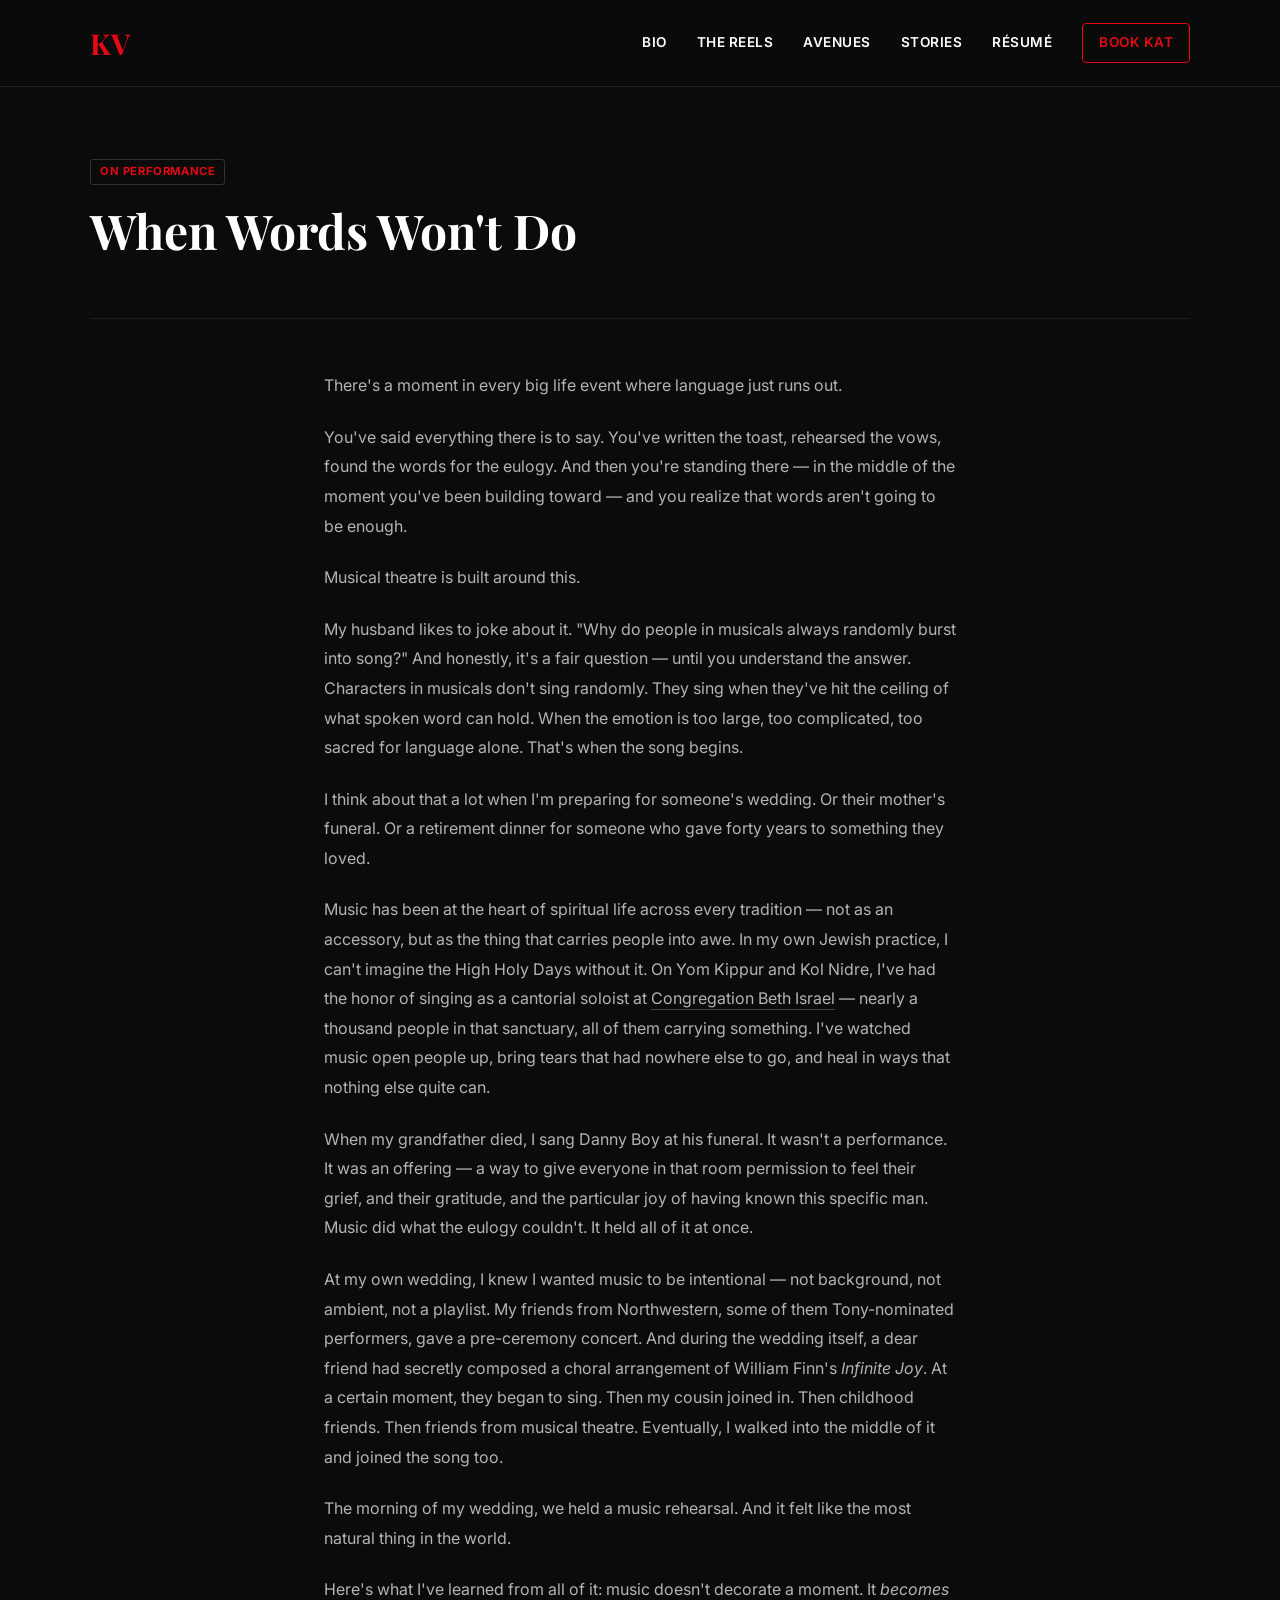
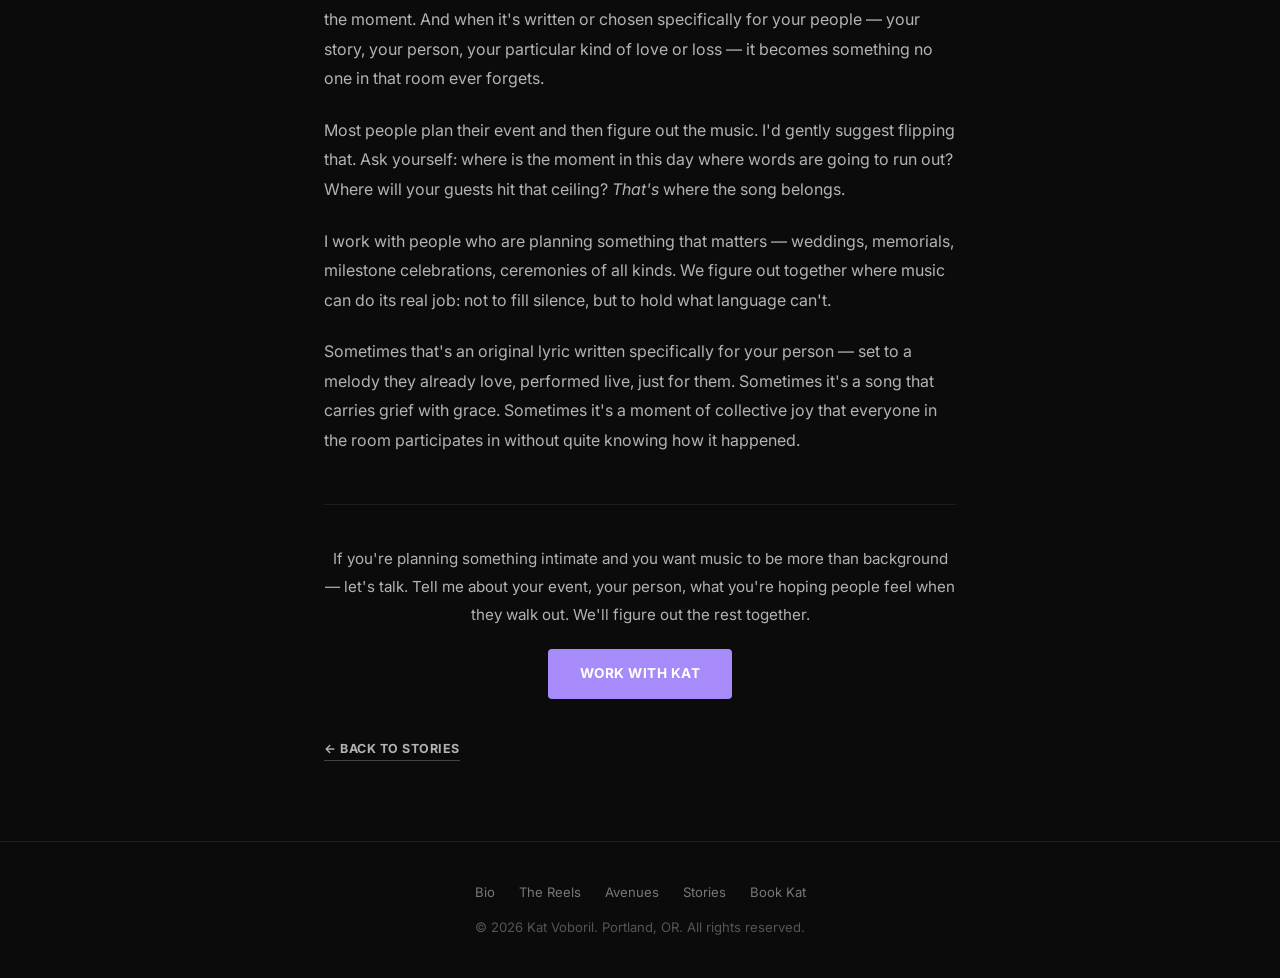
<file: when-words-wont-do.html>
<!DOCTYPE html>
<html lang="en">
<head>
    <meta charset="UTF-8">
    <meta name="viewport" content="width=device-width, initial-scale=1.0">
    <title>When Words Won't Do | Kat Voboril</title>
    <meta name="description" content="Music doesn't decorate a moment. It becomes the moment. An essay on why live music belongs at your wedding, memorial, or milestone celebration.">

    <link rel="preconnect" href="https://fonts.googleapis.com">
    <link rel="preconnect" href="https://fonts.gstatic.com" crossorigin>
    <link href="https://fonts.googleapis.com/css2?family=Inter:wght@300;400;600&family=Playfair+Display:ital,wght@0,700;1,400&display=swap" rel="stylesheet">
    <link rel="icon" href="favicon.svg" type="image/svg+xml">
    <link rel="stylesheet" href="style.css">

    <style>
        .article-header {
            padding: 70px 0 40px;
            border-bottom: 1px solid #1e1e1e;
        }
        .article-header .post-tag {
            margin-bottom: 18px;
        }
        .article-header h1 {
            font-family: var(--font-serif);
            font-size: 3rem;
            line-height: 1.15;
            margin-bottom: 20px;
        }
        .article-body {
            max-width: 680px;
            margin: 0 auto;
            padding: 52px 24px 80px;
        }
        .article-body p {
            color: var(--gray);
            font-size: 1rem;
            line-height: 1.85;
            margin-bottom: 22px;
        }
        .article-cta {
            margin-top: 48px;
            padding-top: 40px;
            border-top: 1px solid #1e1e1e;
            text-align: center;
        }
        .article-cta p {
            color: var(--gray);
            font-size: 0.95rem;
            margin-bottom: 20px;
        }
        .article-cta .btn {
            display: inline-block;
            background: var(--purple);
            color: var(--white);
            font-weight: 700;
            font-size: 0.85rem;
            text-transform: uppercase;
            letter-spacing: 0.5px;
            padding: 14px 32px;
            border-radius: 4px;
            transition: opacity 0.2s;
        }
        .article-cta .btn:hover {
            opacity: 0.88;
        }
        .back-link {
            display: inline-block;
            font-size: 0.78rem;
            font-weight: 700;
            text-transform: uppercase;
            letter-spacing: 0.5px;
            color: var(--gray);
            border-bottom: 1px solid #444;
            padding-bottom: 1px;
            margin-top: 40px;
            transition: color 0.2s;
        }
        .back-link:hover {
            color: var(--white);
        }
    </style>
</head>
<body>

<header>
    <div class="container nav-wrapper">
        <a href="index.html" class="logo">KV</a>
        <button class="nav-toggle" aria-label="Toggle navigation" onclick="this.nextElementSibling.classList.toggle('open')">☰</button>
        <nav>
            <a href="index.html#about">Bio</a>
            <a href="index.html#reels">The Reels</a>
            <a href="index.html#avenues">Avenues</a>
            <a href="blog.html">Stories</a>
            <a href="resume.pdf" target="_blank" rel="noopener">Résumé</a>
            <a href="index.html#booking" class="cta">Book Kat</a>
        </nav>
    </div>
</header>

<div class="container article-header">
    <span class="post-tag">On Performance</span>
    <h1>When Words Won't Do</h1>
</div>

<div class="article-body">

    <p>
        There's a moment in every big life event where language just runs out.
    </p>
    <p>
        You've said everything there is to say. You've written the toast, rehearsed the vows, found the words for the eulogy. And then you're standing there — in the middle of the moment you've been building toward — and you realize that words aren't going to be enough.
    </p>
    <p>
        Musical theatre is built around this.
    </p>
    <p>
        My husband likes to joke about it. "Why do people in musicals always randomly burst into song?" And honestly, it's a fair question — until you understand the answer. Characters in musicals don't sing randomly. They sing when they've hit the ceiling of what spoken word can hold. When the emotion is too large, too complicated, too sacred for language alone. That's when the song begins.
    </p>
    <p>
        I think about that a lot when I'm preparing for someone's wedding. Or their mother's funeral. Or a retirement dinner for someone who gave forty years to something they loved.
    </p>
    <p>
        Music has been at the heart of spiritual life across every tradition — not as an accessory, but as the thing that carries people into awe. In my own Jewish practice, I can't imagine the High Holy Days without it. On Yom Kippur and Kol Nidre, I've had the honor of singing as a cantorial soloist at <a href="https://www.bethisrael-pdx.org/" target="_blank" rel="noopener" style="color:var(--gray); border-bottom:1px solid #444; padding-bottom:1px;">Congregation Beth Israel</a> — nearly a thousand people in that sanctuary, all of them carrying something. I've watched music open people up, bring tears that had nowhere else to go, and heal in ways that nothing else quite can.
    </p>
    <p>
        When my grandfather died, I sang Danny Boy at his funeral. It wasn't a performance. It was an offering — a way to give everyone in that room permission to feel their grief, and their gratitude, and the particular joy of having known this specific man. Music did what the eulogy couldn't. It held all of it at once.
    </p>
    <p>
        At my own wedding, I knew I wanted music to be intentional — not background, not ambient, not a playlist. My friends from Northwestern, some of them Tony-nominated performers, gave a pre-ceremony concert. And during the wedding itself, a dear friend had secretly composed a choral arrangement of William Finn's <em>Infinite Joy</em>. At a certain moment, they began to sing. Then my cousin joined in. Then childhood friends. Then friends from musical theatre. Eventually, I walked into the middle of it and joined the song too.
    </p>
    <p>
        The morning of my wedding, we held a music rehearsal. And it felt like the most natural thing in the world.
    </p>
    <p>
        Here's what I've learned from all of it: music doesn't decorate a moment. It <em>becomes</em> the moment. And when it's written or chosen specifically for your people — your story, your person, your particular kind of love or loss — it becomes something no one in that room ever forgets.
    </p>
    <p>
        Most people plan their event and then figure out the music. I'd gently suggest flipping that. Ask yourself: where is the moment in this day where words are going to run out? Where will your guests hit that ceiling? <em>That's</em> where the song belongs.
    </p>
    <p>
        I work with people who are planning something that matters — weddings, memorials, milestone celebrations, ceremonies of all kinds. We figure out together where music can do its real job: not to fill silence, but to hold what language can't.
    </p>
    <p>
        Sometimes that's an original lyric written specifically for your person — set to a melody they already love, performed live, just for them. Sometimes it's a song that carries grief with grace. Sometimes it's a moment of collective joy that everyone in the room participates in without quite knowing how it happened.
    </p>

    <div class="article-cta">
        <p>If you're planning something intimate and you want music to be more than background — let's talk. Tell me about your event, your person, what you're hoping people feel when they walk out. We'll figure out the rest together.</p>
        <a href="index.html#booking" class="btn">Work With Kat</a>
    </div>

    <a href="blog.html" class="back-link">← Back to Stories</a>

</div>

<footer>
    <div class="container">
        <div class="footer-links">
            <a href="index.html#about">Bio</a>
            <a href="index.html#reels">The Reels</a>
            <a href="index.html#avenues">Avenues</a>
            <a href="blog.html">Stories</a>
            <a href="index.html#booking">Book Kat</a>
        </div>
        <p>© 2026 Kat Voboril. Portland, OR. All rights reserved.</p>
    </div>
</footer>

</body>
</html>
</file>
<file: style.css>
:root {
    --black: #0B0B0B;
    --surface: #161616;
    --red: #E50914;
    --gray: #B3B3B3;
    --white: #FFFFFF;
    --font-serif: 'Playfair Display', Georgia, serif;
    --font-sans: 'Inter', sans-serif;
    --purple: #A78BFA;
}

* {
    box-sizing: border-box;
    margin: 0;
    padding: 0;
}

body {
    background-color: var(--black);
    color: var(--white);
    font-family: var(--font-sans);
    line-height: 1.6;
}

a {
    color: inherit;
    text-decoration: none;
}

img {
    max-width: 100%;
    display: block;
}

.container {
    max-width: 1100px;
    margin: 0 auto;
    padding: 0 24px;
}

/* ── NAV ── */
header {
    border-bottom: 1px solid #222;
    background: rgba(11, 11, 11, 0.95);
    backdrop-filter: blur(10px);
    position: sticky;
    top: 0;
    z-index: 100;
}

.nav-wrapper {
    display: flex;
    justify-content: space-between;
    align-items: center;
    padding: 20px 0;
}

.logo {
    font-family: var(--font-serif);
    font-size: 1.8rem;
    color: var(--red);
    font-weight: 700;
}

nav {
    display: flex;
    align-items: center;
    gap: 30px;
}

nav a {
    font-size: 0.85rem;
    font-weight: 600;
    text-transform: uppercase;
    letter-spacing: 0.5px;
    color: var(--white);
    transition: color 0.2s;
}

nav a:hover {
    color: var(--gray);
}

nav a.cta {
    border: 1px solid var(--red);
    padding: 8px 16px;
    border-radius: 4px;
    color: var(--red);
    transition: all 0.2s;
}

nav a.cta:hover {
    background: var(--red);
    color: var(--white);
}

.nav-toggle {
    display: none;
    flex-direction: column;
    justify-content: center;
    gap: 5px;
    width: 36px;
    height: 36px;
    background: none;
    border: none;
    cursor: pointer;
    padding: 4px;
}
.nav-toggle span {
    display: block;
    height: 2px;
    width: 24px;
    background: var(--white);
    border-radius: 2px;
    transition: all 0.25s;
}
.nav-toggle.open span:nth-child(1) { transform: translateY(7px) rotate(45deg); }
.nav-toggle.open span:nth-child(2) { opacity: 0; }
.nav-toggle.open span:nth-child(3) { transform: translateY(-7px) rotate(-45deg); }

/* ── HERO ── */
.hero {
    padding: 90px 0 80px;
    display: grid;
    grid-template-columns: 1.2fr 0.8fr;
    gap: 60px;
    align-items: center;
}

.hero-headline {
    font-family: var(--font-serif);
    font-size: 4rem;
    line-height: 1.1;
    color: var(--red);
    margin-bottom: 8px;
}

.hero-subtitle {
    font-family: var(--font-serif);
    font-size: 1.6rem;
    font-weight: 400;
    font-style: italic;
    color: var(--white);
    margin-bottom: 20px;
}

.hero-badges {
    display: flex;
    flex-wrap: wrap;
    gap: 8px;
    margin-bottom: 24px;
}

.badge {
    border: 1px solid var(--red);
    padding: 5px 12px;
    border-radius: 20px;
    font-size: 0.72rem;
    font-weight: 600;
    text-transform: uppercase;
    letter-spacing: 0.5px;
    color: var(--gray);
}

.badge-purple {
    border-color: var(--purple);
}

.hero-p {
    color: var(--gray);
    font-size: 1.05rem;
    margin-bottom: 30px;
    max-width: 520px;
}

.hero-location {
    font-size: 0.85rem;
    color: var(--gray);
}

.hero-location span {
    margin-right: 6px;
}

.headshot-placeholder {
    background: linear-gradient(145deg, #1c1c1c, #232323);
    border: 1px solid #2a2a2a;
    border-radius: 8px;
    width: 100%;
    aspect-ratio: 4 / 5;
    display: flex;
    flex-direction: column;
    justify-content: center;
    align-items: center;
    color: #555;
    font-size: 0.85rem;
    gap: 10px;
    box-shadow: 0 20px 50px rgba(0,0,0,0.6);
}

.headshot-placeholder svg {
    opacity: 0.3;
}

/* ── SECTION HEADING ── */
.section-heading {
    font-family: var(--font-serif);
    font-size: 2.2rem;
    margin-bottom: 40px;
    padding-left: 16px;
    position: relative;
}

.section-heading::before {
    content: '';
    position: absolute;
    left: 0;
    top: 4px;
    bottom: 4px;
    width: 4px;
    background: var(--red);
    border-radius: 2px;
}

section {
    padding: 70px 0;
}

section + section {
    border-top: 1px solid #1e1e1e;
}

/* ── VIDEO GRID ── */
.video-grid {
    display: grid;
    grid-template-columns: 1fr 1fr;
    gap: 28px;
}

.video-card {
    background: var(--surface);
    border: 1px solid #222;
    border-radius: 8px;
    overflow: hidden;
}

.video-card iframe {
    width: 100%;
    aspect-ratio: 16 / 9;
    display: block;
    border: none;
}
.video-thumb {
    position: relative;
    aspect-ratio: 16 / 9;
    cursor: pointer;
    overflow: hidden;
    background: #000;
}
.video-thumb img {
    width: 100%;
    height: 100%;
    object-fit: cover;
    display: block;
    transition: opacity 0.2s;
}
.video-thumb:hover img { opacity: 0.8; }
.play-btn {
    position: absolute;
    top: 50%; left: 50%;
    transform: translate(-50%, -50%);
    width: 64px; height: 64px;
    background: rgba(0,0,0,0.72);
    border: 3px solid rgba(255,255,255,0.9);
    border-radius: 50%;
    color: #fff;
    font-size: 1.5rem;
    display: flex; align-items: center; justify-content: center;
    cursor: pointer;
    transition: background 0.2s, transform 0.2s;
    padding-left: 4px;
}
.video-thumb:hover .play-btn {
    background: var(--red);
    transform: translate(-50%, -50%) scale(1.1);
}

.video-card-body {
    padding: 18px 20px;
}

.video-card h3 {
    font-size: 1.05rem;
    margin-bottom: 6px;
}

.video-card p {
    color: var(--gray);
    font-size: 0.88rem;
}

.watch-more {
    display: inline-block;
    margin-top: 10px;
    font-size: 0.78rem;
    font-weight: 600;
    text-transform: uppercase;
    letter-spacing: 0.4px;
    color: var(--red);
    border-bottom: 1px solid var(--red);
    padding-bottom: 1px;
    transition: opacity 0.2s;
}

.watch-more:hover {
    opacity: 0.7;
}

/* ── SPOTLIGHT RIBBON ── */
.spotlight-ribbon {
    background: linear-gradient(90deg, #1a0103 0%, var(--black) 100%);
    border-top: 1px solid var(--red);
    border-bottom: 1px solid var(--red);
    padding: 48px 0;
    text-align: center;
}

.ribbon-badge {
    display: inline-block;
    background: var(--red);
    font-size: 0.7rem;
    font-weight: 700;
    text-transform: uppercase;
    letter-spacing: 1px;
    padding: 4px 10px;
    border-radius: 3px;
    margin-bottom: 14px;
}

.spotlight-ribbon h3 {
    font-family: var(--font-serif);
    font-size: 1.9rem;
    margin-bottom: 10px;
}

.spotlight-ribbon p {
    color: var(--gray);
    max-width: 560px;
    margin: 0 auto;
    font-size: 0.95rem;
}

.ribbon-role {
    font-size: 0.9rem;
    color: #aaa;
    font-style: italic;
    margin-top: -6px !important;
    margin-bottom: 10px !important;
}

.ribbon-meta {
    font-size: 0.82rem;
    color: #888;
    text-transform: uppercase;
    letter-spacing: 0.5px;
    margin-bottom: 4px !important;
}

.ribbon-date {
    font-size: 0.82rem;
    color: #888;
    margin-bottom: 14px !important;
}

.ribbon-credits {
    font-size: 0.82rem;
    color: #666;
    margin-top: 14px !important;
    text-align: left;
}

.ribbon-credits p {
    margin: 0 auto 6px;
    color: #999;
    max-width: 560px;
}

.ribbon-credits ul {
    max-width: 560px;
    margin: 0 auto;
    padding-left: 1.2em;
    display: flex;
    flex-direction: column;
    gap: 4px;
}

.ribbon-credits li {
    color: #666;
}

.ribbon-credits strong {
    color: #999;
}

/* ── PILLARS ── */
.pillars {
    display: grid;
    grid-template-columns: repeat(3, 1fr);
    gap: 24px;
    margin-top: 8px;
}

.pillar-card {
    background: var(--surface);
    border: 1px solid #222;
    border-radius: 8px;
    padding: 32px 24px;
    text-align: center;
}

.pillar-icon {
    display: flex;
    justify-content: center;
    margin-bottom: 16px;
}

.pillar-card h3 {
    font-family: var(--font-serif);
    font-size: 1.3rem;
    margin-bottom: 10px;
}

.pillar-card p {
    color: var(--gray);
    font-size: 0.9rem;
}

/* ── TESTIMONIALS ── */
.testimonials {
    display: grid;
    grid-template-columns: repeat(3, 1fr);
    gap: 24px;
}

.testimonial-card {
    background: var(--surface);
    border: 1px solid #222;
    border-radius: 8px;
    padding: 28px 24px;
}

.testimonial-score {
    color: var(--red);
    font-size: 1.4rem;
    font-weight: 700;
    font-family: var(--font-serif);
    margin-bottom: 12px;
}

.testimonial-quote {
    color: var(--gray);
    font-size: 0.9rem;
    line-height: 1.7;
    margin-bottom: 16px;
    font-style: italic;
}

.testimonial-attribution {
    font-size: 0.78rem;
    font-weight: 600;
    text-transform: uppercase;
    letter-spacing: 0.4px;
    color: #888;
}

/* ── CONTACT FORM ── */
.form-panel {
    max-width: 660px;
    margin: 0 auto;
    background: var(--surface);
    border: 1px solid #222;
    border-radius: 8px;
    padding: 44px;
}

.form-row {
    display: grid;
    grid-template-columns: 1fr 1fr;
    gap: 20px;
}

.form-field {
    margin-bottom: 20px;
}

.form-field label {
    display: block;
    font-size: 0.75rem;
    font-weight: 600;
    text-transform: uppercase;
    letter-spacing: 0.5px;
    margin-bottom: 8px;
    color: var(--gray);
}

.form-field input,
.form-field select,
.form-field textarea {
    width: 100%;
    padding: 12px 14px;
    background: var(--black);
    border: 1px solid #333;
    border-radius: 4px;
    color: var(--white);
    font-family: var(--font-sans);
    font-size: 0.95rem;
    transition: border-color 0.2s;
}

.form-field input:focus,
.form-field select:focus,
.form-field textarea:focus {
    outline: none;
    border-color: var(--purple);
}

.form-field select option {
    background: #1a1a1a;
}

.form-field textarea {
    resize: vertical;
    min-height: 120px;
}

.submit-btn {
    background: var(--purple);
    color: var(--white);
    border: none;
    padding: 14px 32px;
    font-weight: 700;
    font-family: var(--font-sans);
    border-radius: 4px;
    cursor: pointer;
    text-transform: uppercase;
    font-size: 0.85rem;
    letter-spacing: 0.5px;
    transition: opacity 0.2s;
}

.submit-btn:hover {
    opacity: 0.88;
}

/* ── FOOTER ── */
footer {
    border-top: 1px solid #1e1e1e;
    padding: 40px 0;
    text-align: center;
    color: #555;
    font-size: 0.82rem;
}

footer a {
    color: #777;
    transition: color 0.2s;
}

footer a:hover {
    color: var(--white);
}

footer .footer-links {
    display: flex;
    justify-content: center;
    gap: 24px;
    margin-bottom: 14px;
}

/* ── BLOG PAGE ── */
.blog-header {
    padding: 70px 0 50px;
    border-bottom: 1px solid #1e1e1e;
}

.blog-header h1 {
    font-family: var(--font-serif);
    font-size: 3rem;
    color: var(--red);
    margin-bottom: 10px;
}

.blog-header p {
    color: var(--gray);
    font-size: 1rem;
}

.blog-stream {
    max-width: 720px;
    margin: 0 auto;
    padding: 60px 24px 80px;
}

.blog-post {
    margin-bottom: 64px;
    padding-bottom: 64px;
    border-bottom: 1px solid #1e1e1e;
}

.blog-post:last-child {
    border-bottom: none;
}

.post-tag {
    display: inline-block;
    border: 1px solid #333;
    border-radius: 3px;
    padding: 3px 9px;
    font-size: 0.7rem;
    font-weight: 700;
    text-transform: uppercase;
    letter-spacing: 0.6px;
    color: var(--red);
    margin-bottom: 14px;
}

.blog-post h2 {
    font-family: var(--font-serif);
    font-size: 2rem;
    line-height: 1.2;
    margin-bottom: 8px;
}

.post-meta {
    font-size: 0.8rem;
    color: #666;
    margin-bottom: 20px;
}

.blog-post p {
    color: var(--gray);
    font-size: 0.98rem;
    line-height: 1.8;
    margin-bottom: 14px;
}

.read-more {
    display: inline-block;
    font-size: 0.82rem;
    font-weight: 700;
    text-transform: uppercase;
    letter-spacing: 0.5px;
    color: var(--red);
    border-bottom: 1px solid var(--red);
    padding-bottom: 2px;
    margin-top: 6px;
    transition: opacity 0.2s;
}

.read-more:hover {
    opacity: 0.7;
}

/* ── POST EXPANDER ── */
.post-expander {
    margin-top: 16px;
}

.post-expander summary {
    display: inline-block;
    cursor: pointer;
    font-size: 0.82rem;
    font-weight: 700;
    text-transform: uppercase;
    letter-spacing: 0.5px;
    color: var(--red);
    border-bottom: 1px solid var(--red);
    padding-bottom: 1px;
    list-style: none;
    margin-bottom: 20px;
}

.post-expander summary::-webkit-details-marker {
    display: none;
}

.post-expander summary::after {
    content: ' →';
}

.post-expander[open] summary::after {
    content: ' ↑';
}

.post-expander p {
    color: var(--gray);
    font-size: 0.98rem;
    line-height: 1.8;
    margin-bottom: 14px;
}

/* ── RESPONSIVE ── */
@media (max-width: 768px) {
    .nav-toggle {
        display: flex;
    }

    nav {
        display: none;
        position: absolute;
        top: 100%;
        left: 0;
        right: 0;
        background: var(--black);
        border-bottom: 1px solid #222;
        flex-direction: column;
        align-items: flex-start;
        padding: 20px 24px;
        gap: 18px;
    }

    nav.open {
        display: flex;
    }

    .hero {
        grid-template-columns: 1fr;
        padding: 50px 0 40px;
        gap: 36px;
    }

    .hero-headline {
        font-size: 2.8rem;
    }

    .headshot-placeholder {
        max-width: 280px;
        margin: 0 auto;
    }

    .video-grid {
        grid-template-columns: 1fr;
    }

    .pillars {
        grid-template-columns: 1fr;
    }

    .testimonials {
        grid-template-columns: 1fr;
    }

    .form-row {
        grid-template-columns: 1fr;
    }

    .form-panel {
        padding: 28px 20px;
    }

    .section-heading {
        font-size: 1.8rem;
    }
}
</file>
